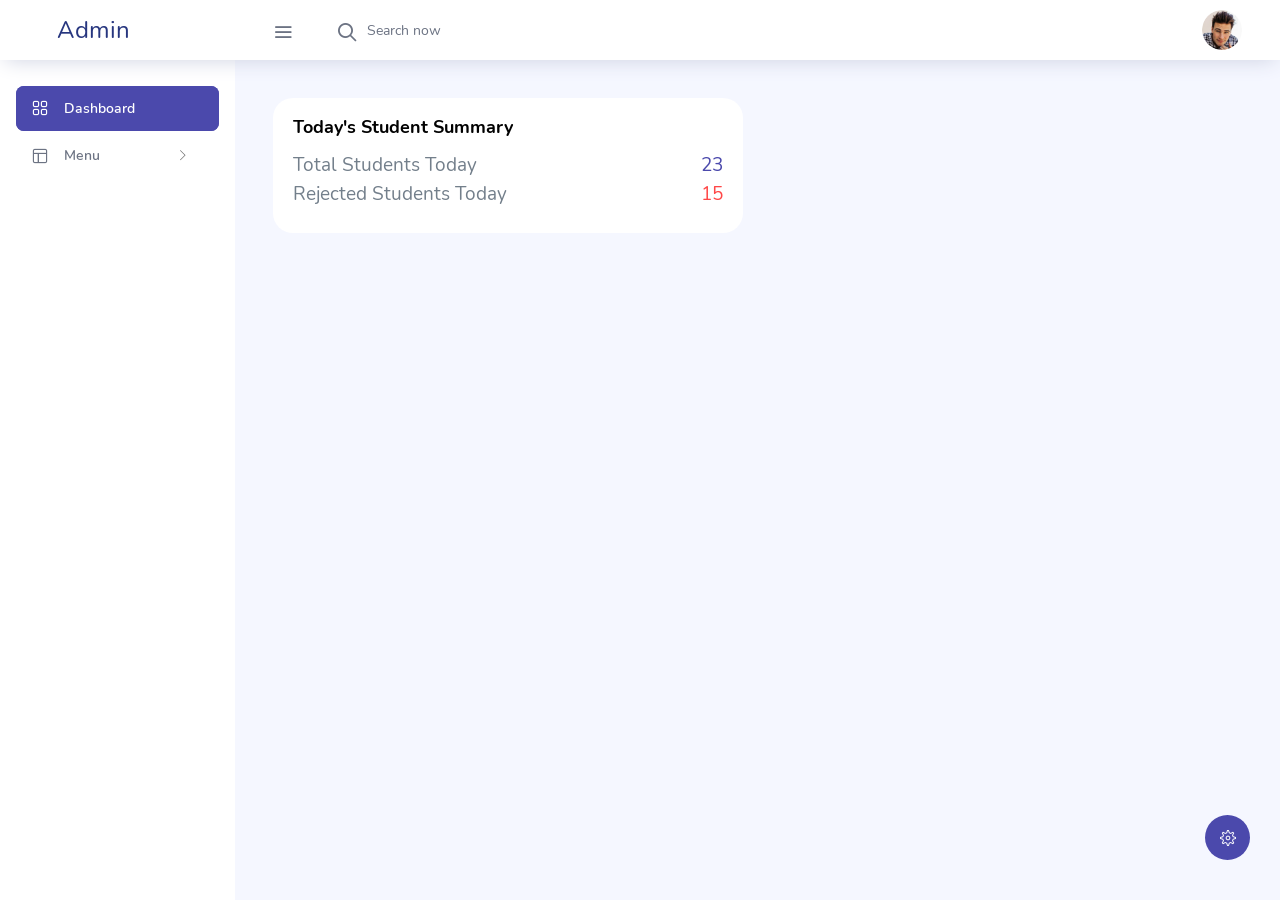
<file: admin/index.html>
<!DOCTYPE html>
<html lang="en">

<head>
  <!-- Required meta tags -->
  <meta charset="utf-8">
  <meta name="viewport" content="width=device-width, initial-scale=1, shrink-to-fit=no">
  <title>Admin</title>
  <!-- plugins:css -->
  <link rel="stylesheet" href="vendors/feather/feather.css">
  <link rel="stylesheet" href="vendors/ti-icons/css/themify-icons.css">
  <link rel="stylesheet" href="vendors/css/vendor.bundle.base.css">
  <!-- endinject -->
  <!-- Plugin css for this page -->
  <link rel="stylesheet" href="vendors/datatables.net-bs4/dataTables.bootstrap4.css">
  <link rel="stylesheet" href="vendors/ti-icons/css/themify-icons.css">
  <link rel="stylesheet" type="text/css" href="js/select.dataTables.min.css">
  <!-- End plugin css for this page -->
  <!-- inject:css -->
  <link rel="stylesheet" href="css/vertical-layout-light/style.css">
  <!-- endinject -->
  <link rel="shortcut icon" href="images/favicon.png" />
</head>

<body>
  <div class="container-scroller">
    <!-- partial:partials/_navbar.html -->
    <nav class="navbar col-lg-12 col-12 p-0 fixed-top d-flex flex-row">
      <div class="text-center navbar-brand-wrapper d-flex align-items-center justify-content-center">
        <a class="navbar-brand brand-logo mr-5" href="index.html">Admin</a>
        <a class="navbar-brand brand-logo-mini" href="index.html">Admin</a>
      </div>
      <div class="navbar-menu-wrapper d-flex align-items-center justify-content-end">
        <button class="navbar-toggler navbar-toggler align-self-center" type="button" data-toggle="minimize">
          <span class="icon-menu"></span>
        </button>
        <ul class="navbar-nav mr-lg-2">
          <li class="nav-item nav-search d-none d-lg-block">
            <div class="input-group">
              <div class="input-group-prepend hover-cursor" id="navbar-search-icon">
                <span class="input-group-text" id="search">
                  <i class="icon-search"></i>
                </span>
              </div>
              <input type="text" class="form-control" id="navbar-search-input" placeholder="Search now" aria-label="search" aria-describedby="search">
            </div>
          </li>
        </ul>
        <ul class="navbar-nav navbar-nav-right">
          
          <li class="nav-item nav-profile dropdown">
            <a class="nav-link dropdown-toggle" href="#" data-toggle="dropdown" id="profileDropdown">
              <img src="images/faces/face28.jpg" alt="profile"/>
            </a>
            <div class="dropdown-menu dropdown-menu-right navbar-dropdown" aria-labelledby="profileDropdown">
              <a href="pages/ui-features/typography.html" class="dropdown-item"> 
                <i class="ti-settings text-primary"></i>
                Settings
              </a>
              <a onclick="Logout()" class="dropdown-item">
                <i class="ti-power-off text-primary"></i>
                Logout
              </a>
            </div>
          </li>
        
        </ul>
        <button class="navbar-toggler navbar-toggler-right d-lg-none align-self-center" type="button" data-toggle="offcanvas">
          <span class="icon-menu"></span>
        </button>
      </div>
    </nav>
    <!-- partial -->
    <div class="container-fluid page-body-wrapper">
      <!-- partial:partials/_settings-panel.html -->
      <div class="theme-setting-wrapper">
        <div id="settings-trigger"><i class="ti-settings"></i></div>
        <div id="theme-settings" class="settings-panel">
          <i class="settings-close ti-close"></i>
          <p class="settings-heading">SIDEBAR SKINS</p>
          <div class="sidebar-bg-options selected" id="sidebar-light-theme"><div class="img-ss rounded-circle bg-light border mr-3"></div>Light</div>
          <div class="sidebar-bg-options" id="sidebar-dark-theme"><div class="img-ss rounded-circle bg-dark border mr-3"></div>Dark</div>
          <p class="settings-heading mt-2">HEADER SKINS</p>
          <div class="color-tiles mx-0 px-4">
            <div class="tiles success"></div>
            <div class="tiles warning"></div>
            <div class="tiles danger"></div>
            <div class="tiles info"></div>
            <div class="tiles dark"></div>
            <div class="tiles default"></div>
          </div>
        </div>
      </div>
      
      <!-- partial -->
      <!-- partial:partials/_sidebar.html -->
      <nav class="sidebar sidebar-offcanvas" id="sidebar">
        <ul class="nav">
          <li class="nav-item">
            <a class="nav-link" href="index.html">
              <i class="icon-grid menu-icon"></i>
              <span class="menu-title">Dashboard</span>
            </a>
          </li>
          <li class="nav-item">
            <a class="nav-link" data-toggle="collapse" href="#ui-basic" aria-expanded="false" aria-controls="ui-basic">
              <i class="icon-layout menu-icon"></i>
              <span class="menu-title">Menu</span>
              <i class="menu-arrow"></i>
            </a>
            <div class="collapse" id="ui-basic">
              <ul class="nav flex-column sub-menu">
                <li class="nav-item"> <a class="nav-link" href="pages/ui-features/buttons.html">Notifications</a></li>
                <li class="nav-item"> <a class="nav-link" href="pages/ui-features/dropdowns.html">Manage Logs</a></li>
                <li class="nav-item"> <a class="nav-link" href="pages/ui-features/typography.html">Account Settings</a></li>
              </ul>
            </div>
          </li>
     
            <div class="collapse" id="auth">
              <ul class="nav flex-column sub-menu">
                <li class="nav-item"> <a class="nav-link" href="pages/samples/login.html"> Login </a></li>
                <li class="nav-item"> <a class="nav-link" href="pages/samples/register.html"> Register </a></li>
              </ul>
            </div>
        
       
       
        </ul>
      </nav>
      <!-- partial -->
      <div class="main-panel">
        <div class="content-wrapper">
          <div class="row">
            <div class="col-md-6 grid-margin stretch-card">
              <div class="card">
                <div class="card-body">
                  <h4 class="card-title">Today's Student Summary</h4>
                  <div class="d-flex justify-content-between">
                    <p style="font-size: larger;" class="text-muted">Total Students Today</p>
                    <p style="font-size: larger;" class="text-primary" id="total-students-today">23</p>
                  </div>
                  <div class="d-flex justify-content-between">
                    <p style="font-size: larger;" class="text-muted">Rejected Students Today</p>
                    <p style="font-size: larger;" class="text-danger" id="rejected-students-today">15</p>
                  </div>
                </div>
              </div>
        <!-- content-wrapper ends -->
        <!-- partial:partials/_footer.html -->
        
        <!-- partial -->
      </div>
      <!-- main-panel ends -->
    </div>
    <!-- page-body-wrapper ends -->
  </div>
  <!-- container-scroller -->

  <!-- plugins:js -->
  <script src="vendors/js/vendor.bundle.base.js"></script>
  <!-- endinject -->
  <!-- Plugin js for this page -->
  <script src="vendors/chart.js/Chart.min.js"></script>
  <script src="vendors/datatables.net/jquery.dataTables.js"></script>
  <script src="vendors/datatables.net-bs4/dataTables.bootstrap4.js"></script>
  <script src="js/dataTables.select.min.js"></script>

  <!-- End plugin js for this page -->
  <!-- inject:js -->
  <script src="js/off-canvas.js"></script>
  <script src="js/hoverable-collapse.js"></script>
  <script src="js/template.js"></script>
  <script src="js/settings.js"></script>
  <script src="js/todolist.js"></script>
  <!-- endinject -->
  <!-- Custom js for this page-->
  <script src="js/dashboard.js"></script>
  <script src="js/Chart.roundedBarCharts.js"></script>
  <script >
    function Logout(){
      sessionStorage.clear();
      window.location.href = '/admin/Login.php'; 
    }
  </script>
  <!-- End custom js for this page-->
</body>

</html>
</file>
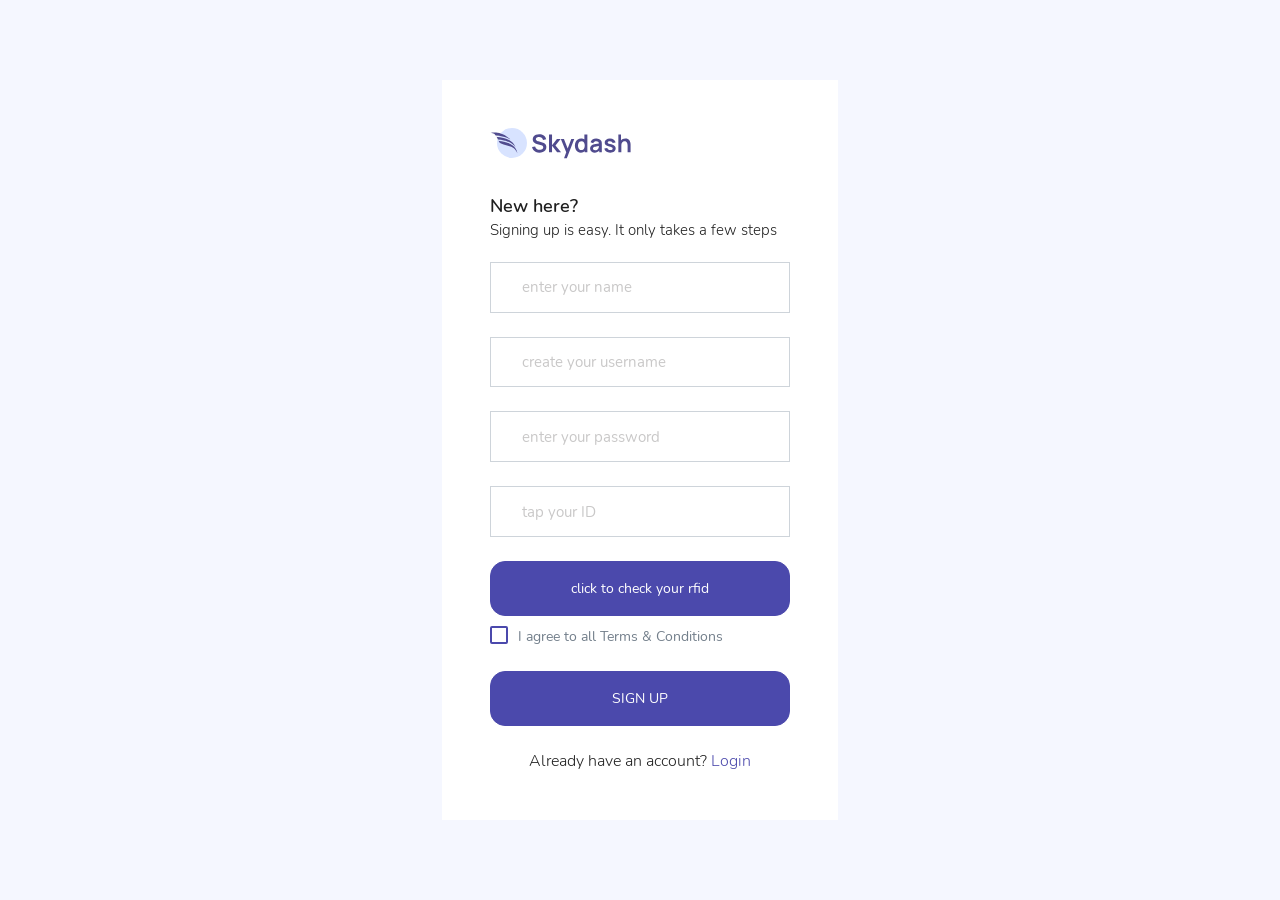
<file: admin/register.html>
<!DOCTYPE html>
<html lang="en">

<head>
  <!-- Required meta tags -->
  <meta charset="utf-8">
  <meta name="viewport" content="width=device-width, initial-scale=1, shrink-to-fit=no">
  <title>Skydash Admin</title>
  <!-- plugins:css -->

  <link rel="stylesheet" href="./vendors/feather/feather.css">
  <link rel="stylesheet" href="./vendors/ti-icons/css/themify-icons.css">
  <link rel="stylesheet" href="./vendors/css/vendor.bundle.base.css">
  <!-- endinject -->
  <!-- Plugin css for this page -->
  <!-- End plugin css for this page -->
  <!-- inject:css -->
  <link rel="stylesheet" href="./css/vertical-layout-light/style.css">
  <!-- endinject -->
  <link rel="shortcut icon" href="./images/favicon.png" />
</head>

<body>
  <div class="container-scroller">
    <div class="container-fluid page-body-wrapper full-page-wrapper">
      <div class="content-wrapper d-flex align-items-center auth px-0">
        <div class="row w-100 mx-0">
          <div class="col-lg-4 mx-auto">
            <div class="auth-form-light text-left py-5 px-4 px-sm-5">
              <div class="brand-logo">
                <img src="./images/logo.svg" alt="logo">
              </div>
              <h4>New here?</h4>
              <h6 class="font-weight-light">Signing up is easy. It only takes a few steps</h6>
              <form class="pt-3">

                <!-- name -->
                <div class="form-group">
                  <input type="text" class="form-control form-control-lg" id="name" placeholder="enter your name">
                </div>

                <!-- username -->
                <div class="form-group">
                  <input type="text" class="form-control form-control-lg" id="username" placeholder="create your username">
                </div>
                
                <!-- password -->
                <div class="form-group">
                  <input type="password" class="form-control form-control-lg" id="password" placeholder="enter your password">
                </div>

                <!-- rfid -->
                <div class="form-group">
                  <input type="password" class="form-control form-control-lg" id="rfid" placeholder="tap your ID">
                </div>

                <div class="mt-3">
                  <a class="btn btn-block btn-primary font-weight-medium auth-form-btn">click to check your rfid</a>
                </div>

                <div class="mb-4">
                  <div class="form-check">
                    <label class="form-check-label text-muted">
                      <input type="checkbox" class="form-check-input">
                      I agree to all Terms & Conditions
                    </label>
                  </div>
                </div>

                <!-- create button -->
                <div class="mt-3">
                  <a class="btn btn-block btn-primary btn-lg font-weight-medium auth-form-btn" onclick="create_account()">SIGN UP</a>
                </div>

                <!-- back to login form -->
                <div class="text-center mt-4 font-weight-light">
                  Already have an account? <a href="/admin/Login.php" class="text-primary">Login</a>
                </div>
              </form>
            </div>
          </div>
        </div>
      </div>
      <!-- content-wrapper ends -->
    </div>
    <!-- page-body-wrapper ends -->
  </div>
  <!-- container-scroller -->
  <!-- plugins:js -->
  <script src="../EnvSecret.js"></script>
  <script src="./vendors/js/vendor.bundle.base.js"></script>
  <!-- endinject -->
  <!-- Plugin js for this page -->
  <!-- End plugin js for this page -->
  <!-- inject:js -->
  <script src="./js/off-canvas.js"></script>
  <script src="./js/hoverable-collapse.js"></script>
  <script src="./js/template.js"></script>
  <script src="./js/settings.js"></script>
  <script src="./js/todolist.js"></script>
  <script>
    async function create_account(){

      var name = document.getElementById("name").value;
      var username = document.getElementById("username").value;
      var password = document.getElementById("password").value;
      var uid = document.getElementById("rfid").value;

      try {
          const response = await fetch(mySecrets().api + "/create_account", {
            method: 'POST',
            headers: {
                'Content-Type': 'application/json',
                'Authorization': mySecrets().secret
            },
            body: JSON.stringify({
              uid: uid,
              name: name,
              username: username,
              password: password
            })
        });

        if (response.ok) {
          
          const data = await response.json();
          alert(data)
          window.location.href = 'facial-register.html'; 
        }

        const data = await response.json();
        alert(data)
        location.reload()
     
    } catch (error) {
        console.error('There was a problem with the fetch operation:', error);
    }
    }
  </script>
  <!-- endinject -->
</body>

</html>
</file>
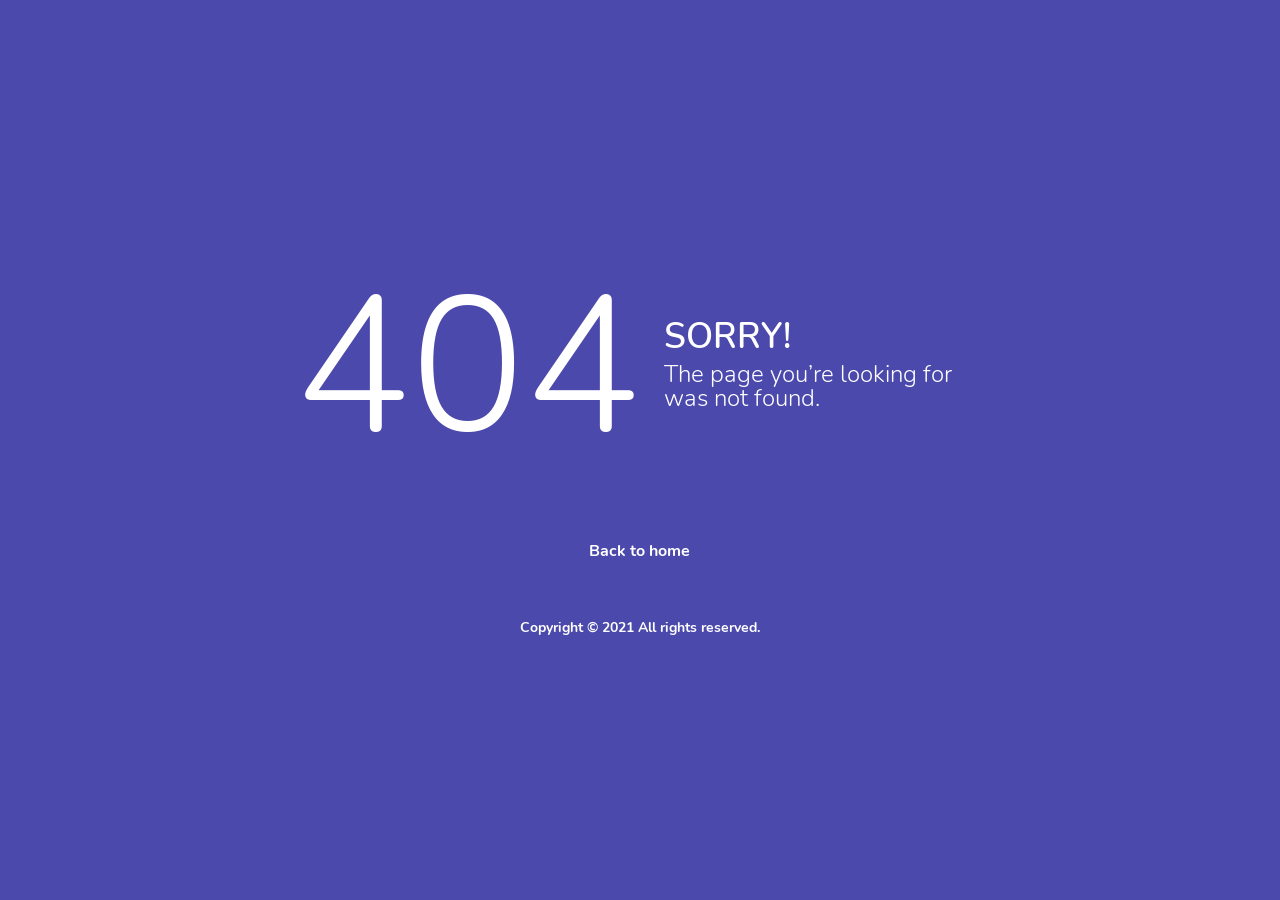
<file: admin/pages/samples/error-404.html>
<!DOCTYPE html>
<html lang="en">

<head>
  <!-- Required meta tags -->
  <meta charset="utf-8">
  <meta name="viewport" content="width=device-width, initial-scale=1, shrink-to-fit=no">
  <title>Skydash Admin</title>
  <!-- plugins:css -->
  <link rel="stylesheet" href="../../vendors/feather/feather.css">
  <link rel="stylesheet" href="../../vendors/ti-icons/css/themify-icons.css">
  <link rel="stylesheet" href="../../vendors/css/vendor.bundle.base.css">
  <!-- endinject -->
  <!-- Plugin css for this page -->
  <!-- End plugin css for this page -->
  <!-- inject:css -->
  <link rel="stylesheet" href="../../css/vertical-layout-light/style.css">
  <!-- endinject -->
  <link rel="shortcut icon" href="../../images/favicon.png" />
</head>

<body>
  <div class="container-scroller">
    <div class="container-fluid page-body-wrapper full-page-wrapper">
      <div class="content-wrapper d-flex align-items-center text-center error-page bg-primary">
        <div class="row flex-grow">
          <div class="col-lg-7 mx-auto text-white">
            <div class="row align-items-center d-flex flex-row">
              <div class="col-lg-6 text-lg-right pr-lg-4">
                <h1 class="display-1 mb-0">404</h1>
              </div>
              <div class="col-lg-6 error-page-divider text-lg-left pl-lg-4">
                <h2>SORRY!</h2>
                <h3 class="font-weight-light">The page you’re looking for was not found.</h3>
              </div>
            </div>
            <div class="row mt-5">
              <div class="col-12 text-center mt-xl-2">
                <a class="text-white font-weight-medium" href="../../index.html">Back to home</a>
              </div>
            </div>
            <div class="row mt-5">
              <div class="col-12 mt-xl-2">
                <p class="text-white font-weight-medium text-center">Copyright &copy; 2021  All rights reserved.</p>
              </div>
            </div>
          </div>
        </div>
      </div>
      <!-- content-wrapper ends -->
    </div>
    <!-- page-body-wrapper ends -->
  </div>
  <!-- container-scroller -->
  <!-- plugins:js -->
  <script src="../../vendors/js/vendor.bundle.base.js"></script>
  <!-- endinject -->
  <!-- Plugin js for this page -->
  <!-- End plugin js for this page -->
  <!-- inject:js -->
  <script src="../../js/off-canvas.js"></script>
  <script src="../../js/hoverable-collapse.js"></script>
  <script src="../../js/template.js"></script>
  <script src="../../js/settings.js"></script>
  <script src="../../js/todolist.js"></script>
  <!-- endinject -->
</body>

</html>
</file>
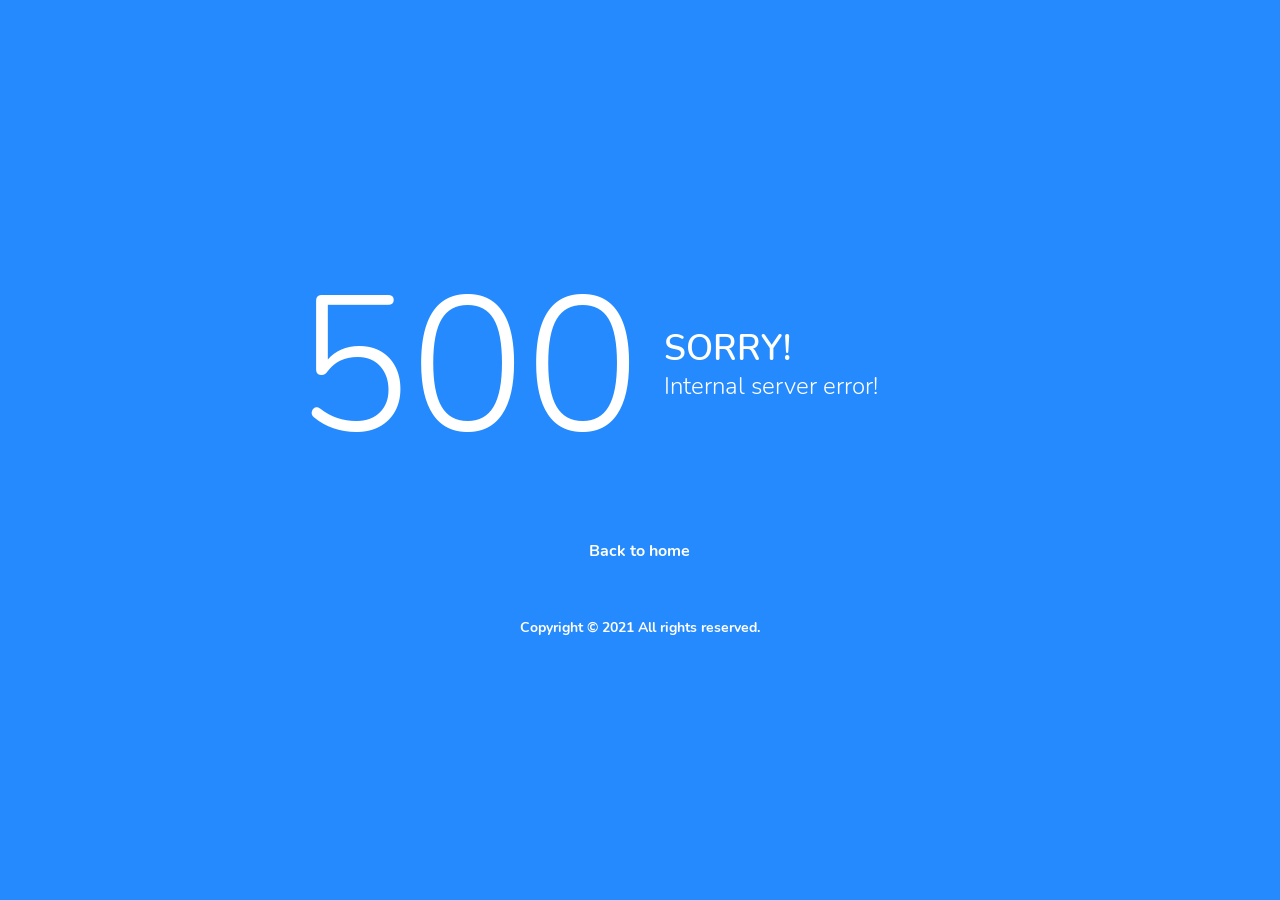
<file: admin/pages/samples/error-500.html>
<!DOCTYPE html>
<html lang="en">

<head>
  <!-- Required meta tags -->
  <meta charset="utf-8">
  <meta name="viewport" content="width=device-width, initial-scale=1, shrink-to-fit=no">
  <title>Skydash Admin</title>
  <!-- plugins:css -->
  <link rel="stylesheet" href="../../vendors/feather/feather.css">
  <link rel="stylesheet" href="../../vendors/ti-icons/css/themify-icons.css">
  <link rel="stylesheet" href="../../vendors/css/vendor.bundle.base.css">
  <!-- endinject -->
  <!-- Plugin css for this page -->
  <!-- End plugin css for this page -->
  <!-- inject:css -->
  <link rel="stylesheet" href="../../css/vertical-layout-light/style.css">
  <!-- endinject -->
  <link rel="shortcut icon" href="../../images/favicon.png" />
</head>

<body>
  <div class="container-scroller">
    <div class="container-fluid page-body-wrapper full-page-wrapper">
      <div class="content-wrapper d-flex align-items-center text-center error-page bg-info">
        <div class="row flex-grow">
          <div class="col-lg-7 mx-auto text-white">
            <div class="row align-items-center d-flex flex-row">
              <div class="col-lg-6 text-lg-right pr-lg-4">
                <h1 class="display-1 mb-0">500</h1>
              </div>
              <div class="col-lg-6 error-page-divider text-lg-left pl-lg-4">
                <h2>SORRY!</h2>
                <h3 class="font-weight-light">Internal server error!</h3>
              </div>
            </div>
            <div class="row mt-5">
              <div class="col-12 text-center mt-xl-2">
                <a class="text-white font-weight-medium" href="../../index.html">Back to home</a>
              </div>
            </div>
            <div class="row mt-5">
              <div class="col-12 mt-xl-2">
                <p class="text-white font-weight-medium text-center">Copyright &copy; 2021  All rights reserved.</p>
              </div>
            </div>
          </div>
        </div>
      </div>
      <!-- content-wrapper ends -->
    </div>
    <!-- page-body-wrapper ends -->
  </div>
  <!-- container-scroller -->
  <!-- plugins:js -->
  <script src="../../vendors/js/vendor.bundle.base.js"></script>
  <!-- endinject -->
  <!-- Plugin js for this page -->
  <!-- End plugin js for this page -->
  <!-- inject:js -->
  <script src="../../js/off-canvas.js"></script>
  <script src="../../js/hoverable-collapse.js"></script>
  <script src="../../js/template.js"></script>
  <script src="../../js/settings.js"></script>
  <script src="../../js/todolist.js"></script>
  <!-- endinject -->
</body>

</html>
</file>
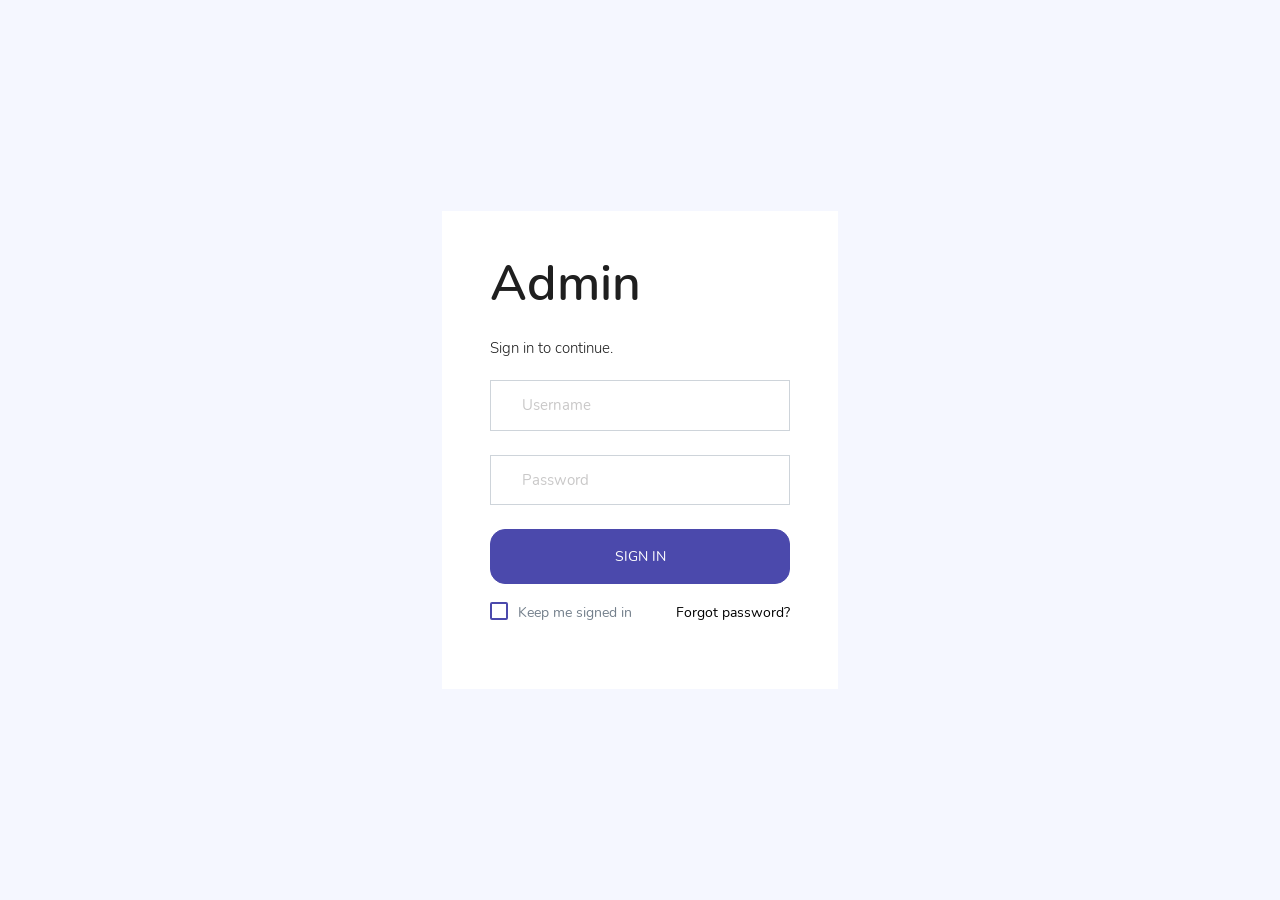
<file: admin/pages/samples/login.html>
<!DOCTYPE html>
<html lang="en">

<head>
  <!-- Required meta tags -->
  <meta charset="utf-8">
  <meta name="viewport" content="width=device-width, initial-scale=1, shrink-to-fit=no">
  <title>Admin</title>
  <!-- plugins:css -->
  <link rel="stylesheet" href="../../vendors/feather/feather.css">
  <link rel="stylesheet" href="../../vendors/ti-icons/css/themify-icons.css">
  <link rel="stylesheet" href="../../vendors/css/vendor.bundle.base.css">
  <!-- endinject -->
  <!-- Plugin css for this page -->
  <!-- End plugin css for this page -->
  <!-- inject:css -->
  <link rel="stylesheet" href="../../css/vertical-layout-light/style.css">
  <!-- endinject -->
  <link rel="shortcut icon" href="../../images/favicon.png" />
</head>

<body>
  <div class="container-scroller">
    <div class="container-fluid page-body-wrapper full-page-wrapper">
      <div class="content-wrapper d-flex align-items-center auth px-0">
        <div class="row w-100 mx-0">
          <div class="col-lg-4 mx-auto">
            <div class="auth-form-light text-left py-5 px-4 px-sm-5">
              <div class="brand-logo">
                <h1>Admin</h1>
              </div>
             
              <h6 class="font-weight-light">Sign in to continue.</h6>
              <form class="pt-3">
                <div class="form-group">
                  <input type="email" class="form-control form-control-lg" id="exampleInputEmail1" placeholder="Username">
                </div>
                <div class="form-group">
                  <input type="password" class="form-control form-control-lg" id="exampleInputPassword1" placeholder="Password">
                </div>
                <div class="mt-3">
                  <a class="btn btn-block btn-primary btn-lg font-weight-medium auth-form-btn" href="../../index.html">SIGN IN</a>
                </div>
                <div class="my-2 d-flex justify-content-between align-items-center">
                  <div class="form-check">
                    <label class="form-check-label text-muted">
                      <input type="checkbox" class="form-check-input">
                      Keep me signed in
                    </label>
                  </div>
                  <a href="#" class="auth-link text-black">Forgot password?</a>
                </div>
               
              
              </form>
            </div>
          </div>
        </div>
      </div>
      <!-- content-wrapper ends -->
    </div>
    <!-- page-body-wrapper ends -->
  </div>
  <!-- container-scroller -->
  <!-- plugins:js -->
  <script src="../../vendors/js/vendor.bundle.base.js"></script>
  <!-- endinject -->
  <!-- Plugin js for this page -->
  <!-- End plugin js for this page -->
  <!-- inject:js -->
  <script src="../../js/off-canvas.js"></script>
  <script src="../../js/hoverable-collapse.js"></script>
  <script src="../../js/template.js"></script>
  <script src="../../js/settings.js"></script>
  <script src="../../js/todolist.js"></script>
  <!-- endinject -->
</body>

</html>
</file>
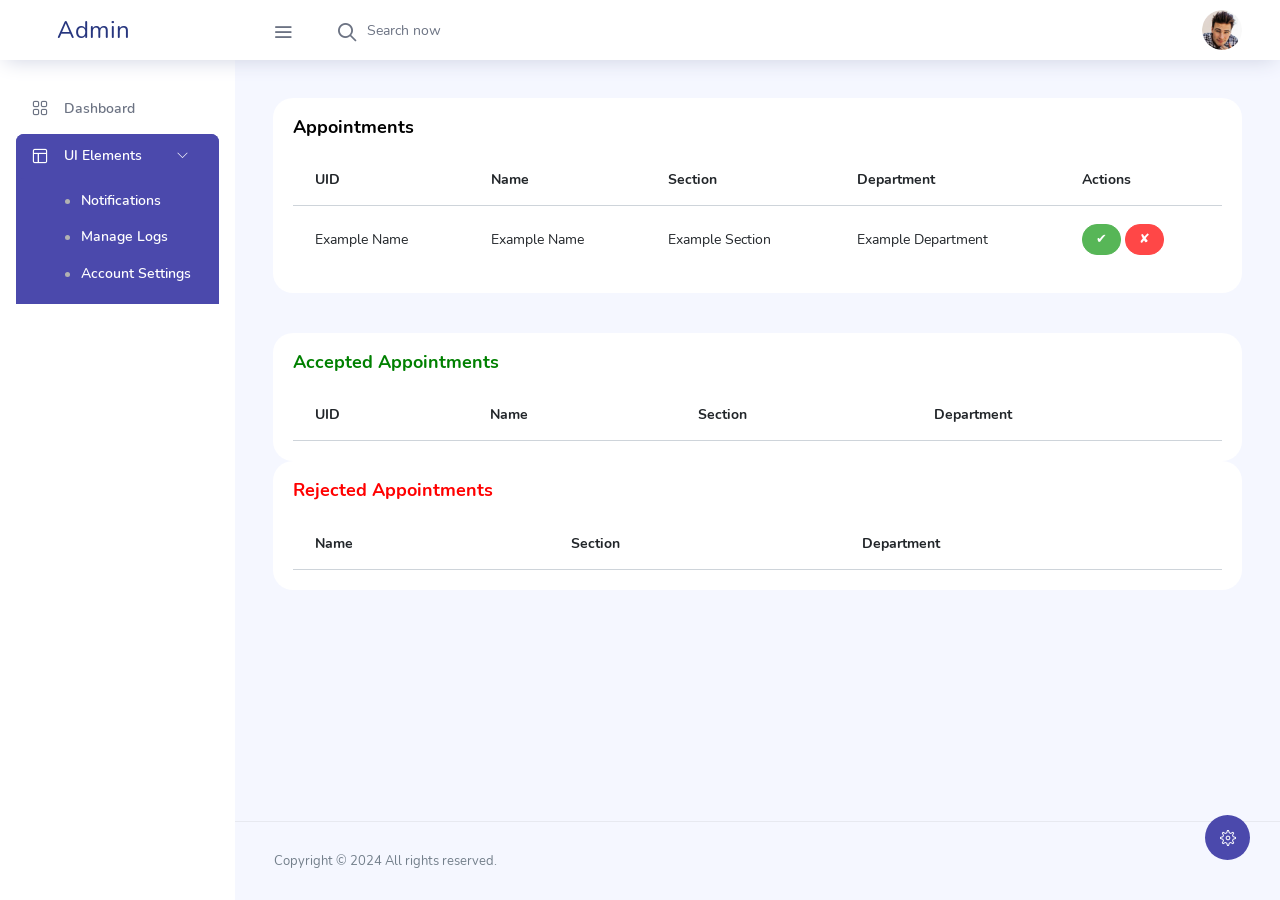
<file: admin/pages/ui-features/buttons.html>
<!DOCTYPE html>
<html lang="en">

<head>
  <!-- Required meta tags -->
  <meta charset="utf-8">
  <meta name="viewport" content="width=device-width, initial-scale=1, shrink-to-fit=no">
  <title>Admin</title>
  <!-- plugins:css -->
  <link rel="stylesheet" href="../../vendors/feather/feather.css">
  <link rel="stylesheet" href="../../vendors/ti-icons/css/themify-icons.css">
  <link rel="stylesheet" href="../../vendors/css/vendor.bundle.base.css">
  <!-- endinject -->
  <!-- Plugin css for this page -->
  <link rel="stylesheet" href="../../vendors/datatables.net-bs4/dataTables.bootstrap4.css">
  <link rel="stylesheet" href="../../vendors/ti-icons/css/themify-icons.css">
  <link rel="stylesheet" type="text/css" href="../../js/select.dataTables.min.css">
  <!-- End plugin css for this page -->
  <!-- inject:css -->
  <link rel="stylesheet" href="../../css/vertical-layout-light/style.css">
  <!-- endinject -->
  <link rel="shortcut icon" href="../../images/favicon.png" />
</head>
<body>
  <div class="container-scroller">
    <!-- partial:partials/_navbar.html -->
    <nav class="navbar col-lg-12 col-12 p-0 fixed-top d-flex flex-row">
      <div class="text-center navbar-brand-wrapper d-flex align-items-center justify-content-center">
        <a class="navbar-brand brand-logo mr-5" href="../../index.html">Admin</a>
        <a class="navbar-brand brand-logo-mini" href="../../index.html">Admin</a>
      </div>
      <div class="navbar-menu-wrapper d-flex align-items-center justify-content-end">
        <button class="navbar-toggler navbar-toggler align-self-center" type="button" data-toggle="minimize">
          <span class="icon-menu"></span>
        </button>
        <ul class="navbar-nav mr-lg-2">
          <li class="nav-item nav-search d-none d-lg-block">
            <div class="input-group">
              <div class="input-group-prepend hover-cursor" id="navbar-search-icon">
                <span class="input-group-text" id="search">
                  <i class="icon-search"></i>
                </span>
              </div>
              <input type="text" class="form-control" id="navbar-search-input" placeholder="Search now" aria-label="search" aria-describedby="search">
            </div>
          </li>
        </ul>
        <ul class="navbar-nav navbar-nav-right">
          
          <li class="nav-item nav-profile dropdown">
            <a class="nav-link dropdown-toggle" href="#" data-toggle="dropdown" id="profileDropdown">
              <img src="../../images/faces/face28.jpg" alt="profile"/>
            </a>
            <div class="dropdown-menu dropdown-menu-right navbar-dropdown" aria-labelledby="profileDropdown">
              <a href="typography.html" class="dropdown-item">
                <i class="ti-settings text-primary"></i>
                Settings
              </a>
              <a onclick="Logout()" class="dropdown-item">
                <i class="ti-power-off text-primary"></i>
                Logout
              </a>
            </div>
          </li>
        
        </ul>
        <button class="navbar-toggler navbar-toggler-right d-lg-none align-self-center" type="button" data-toggle="offcanvas">
          <span class="icon-menu"></span>
        </button>
      </div>
    </nav>
    <!-- partial -->
    <div class="container-fluid page-body-wrapper">
      <!-- partial:partials/_settings-panel.html -->
      <div class="theme-setting-wrapper">
        <div id="settings-trigger"><i class="ti-settings"></i></div>
        <div id="theme-settings" class="settings-panel">
          <i class="settings-close ti-close"></i>
          <p class="settings-heading">SIDEBAR SKINS</p>
          <div class="sidebar-bg-options selected" id="sidebar-light-theme"><div class="img-ss rounded-circle bg-light border mr-3"></div>Light</div>
          <div class="sidebar-bg-options" id="sidebar-dark-theme"><div class="img-ss rounded-circle bg-dark border mr-3"></div>Dark</div>
          <p class="settings-heading mt-2">HEADER SKINS</p>
          <div class="color-tiles mx-0 px-4">
            <div class="tiles success"></div>
            <div class="tiles warning"></div>
            <div class="tiles danger"></div>
            <div class="tiles info"></div>
            <div class="tiles dark"></div>
            <div class="tiles default"></div>
          </div>
        </div>
      </div>
      
      <!-- partial -->
      <!-- partial:partials/_sidebar.html -->
      <nav class="sidebar sidebar-offcanvas" id="sidebar">
        <ul class="nav">
          <li class="nav-item">
            <a class="nav-link" href="../../index.html">
              <i class="icon-grid menu-icon"></i>
              <span class="menu-title">Dashboard</span>
            </a>
          </li>
          <li class="nav-item">
            <a class="nav-link" data-toggle="collapse" href="#ui-basic" aria-expanded="false" aria-controls="ui-basic">
              <i class="icon-layout menu-icon"></i>
              <span class="menu-title">UI Elements</span>
              <i class="menu-arrow"></i>
            </a>
            <div class="collapse" id="ui-basic">
              <ul class="nav flex-column sub-menu">
                <li class="nav-item"> <a class="nav-link" href="../../pages/ui-features/buttons.html">Notifications</a></li>
                <li class="nav-item"> <a class="nav-link" href="../../pages/ui-features/dropdowns.html">Manage Logs</a></li>
                <li class="nav-item"> <a class="nav-link" href="../../pages/ui-features/typography.html">Account Settings</a></li>
              </ul>
            </div>
          </li>
          
          
        </ul>
      </nav>
      <!-- partial -->
      <div class="main-panel">
        <div class="content-wrapper">
          <div class="row">
            <div class="col-lg-12 grid-margin stretch-card">
              <div class="card">
                <div class="card-body">
                  <h4 class="card-title">Appointments</h4>
                  <div class="table-responsive">

                    <!-- PENDING APPOINTMENT  -->
                    <table class="table table-hover" id="pending">
                      <thead>
                        <tr>
                          <th>UID</th>
                          <th>Name</th>
                          <th>Section</th>
                          <th>Department</th>
                          <th>Actions</th>
                        </tr>
                      </thead>
                      <tbody id="tableBody">
                        <tr>
                          <td>Example Name</td>
                          <td>Example Name</td>
                          <td>Example Section</td>
                          <td>Example Department</td>
                          <td>
                            <button class="btn btn-success btn-sm" onclick="acceptAppointment(this);">✔</button>
                            <button class="btn btn-danger btn-sm" onclick="rejectAppointment(this);">✘</button>
                          </td>
                        </tr>
                        <!-- Additional rows here -->
                      </tbody>
                    </table>
                  </div>
                </div>
              </div>

              
            </div>
          </div>

          <div class="card">
            <div class="card-body">
              <h4 style="color: green;" class="card-title">Accepted Appointments</h4>
              <div class="table-responsive">
                <table class="table table-hover" id="accept">
                  <thead>
                    <tr>
                      <th>UID</th>
                      <th>Name</th>
                      <th>Section</th>
                      <th>Department</th>
                    </tr>
                  </thead>
                  <tbody id="tableBody">
         
                    <!-- Additional rows as needed -->
                  </tbody>
                </table>
              </div>
            </div>
          </div>
          
          <div class="card">
            <div class="card-body">
              <h4 style="color: red;" class="card-title">Rejected Appointments</h4>
              <div class="table-responsive">
                <table class="table table-hover" id="reject">
                  <thead>
                    <tr>
                      <th>Name</th>
                      <th>Section</th>
                      <th>Department</th>
                    </tr>
                  </thead>
                  <tbody id="tableBody">
      
                    <!-- Additional rows as needed -->
                  </tbody>
                </table>
              </div>
            </div>
          </div>
          
        </div>
        
        <!-- content-wrapper ends -->
        <!-- partial:partials/_footer.html -->
        <footer class="footer">
          <div class="d-sm-flex justify-content-center justify-content-sm-between">
            <span class="text-muted text-center text-sm-left d-block d-sm-inline-block">Copyright © 2024 <a href="#" target="_blank"></a>All rights reserved.</span>
           
          </div>
        </footer>
        <!-- partial -->
      </div>
      <!-- main-panel ends -->
    </div>
    <!-- page-body-wrapper ends -->
  </div>
  <!-- container-scroller -->

  <!-- plugins:js -->
  <script src="../../../EnvSecret.js"></script>
  <script src="../../Javascript/Notification.js"></script>

  <script src="../../vendors/js/vendor.bundle.base.js"></script>
  <!-- endinject -->
  <!-- Plugin js for this page -->
  <script src="../../vendors/chart.js/Chart.min.js"></script>
  <script src="../../vendors/datatables.net/jquery.dataTables.js"></script>
  <script src="../../vendors/datatables.net-bs4/dataTables.bootstrap4.js"></script>
  <script src="../../js/dataTables.select.min.js"></script>

  <!-- End plugin js for this page -->
  <!-- inject:js -->
  <script src="../../js/off-canvas.js"></script>
  <script src="../../js/hoverable-collapse.js"></script>
  <script src="../../js/template.js"></script>
  <script src="../../js/settings.js"></script>
  <script src="../../js/todolist.js"></script>
  <!-- endinject -->
  <!-- Custom js for this page-->
  <script src="../../js/dashboard.js"></script>
  <script src="../../js/Chart.roundedBarCharts.js"></script>
  <script >
    function Logout(){
      sessionStorage.clear();
      window.location.href = '/admin/Login.php'; 
    }
  </script>
  <!-- End custom js for this page-->
</body>

</html>
</file>
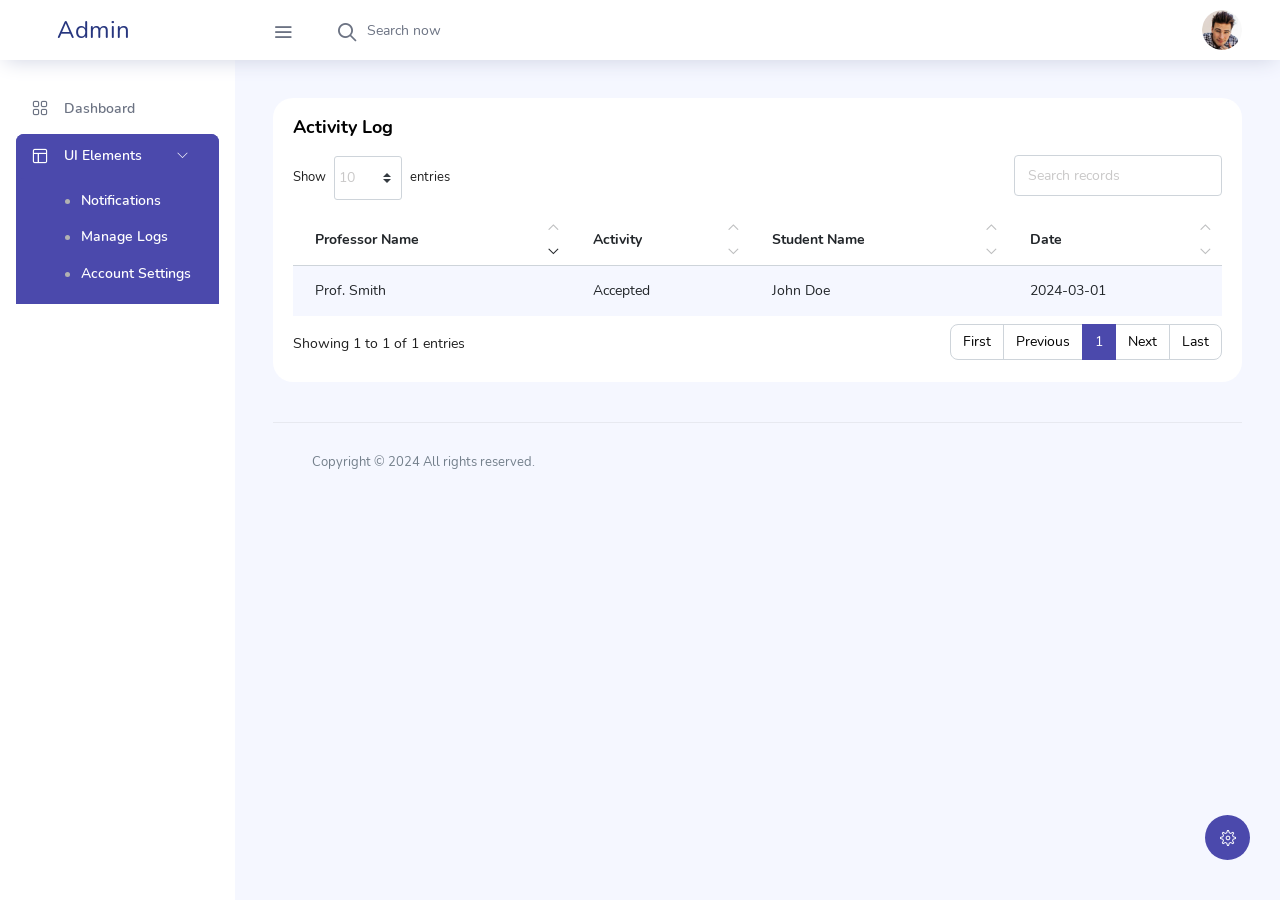
<file: admin/pages/ui-features/dropdowns.html>
<!DOCTYPE html>
<html lang="en">

<head>
  <!-- Required meta tags -->
  <meta charset="utf-8">
  <meta name="viewport" content="width=device-width, initial-scale=1, shrink-to-fit=no">
  <title>Admin</title>
  <!-- plugins:css -->
  <link rel="stylesheet" href="../../vendors/feather/feather.css">
  <link rel="stylesheet" href="../../vendors/ti-icons/css/themify-icons.css">
  <link rel="stylesheet" href="../../vendors/css/vendor.bundle.base.css">
  <!-- endinject -->
  <!-- Plugin css for this page -->
  <link rel="stylesheet" href="../../vendors/datatables.net-bs4/dataTables.bootstrap4.css">
  <link rel="stylesheet" href="../../vendors/ti-icons/css/themify-icons.css">
  <link rel="stylesheet" type="text/css" href="../../js/select.dataTables.min.css">
  <!-- End plugin css for this page -->
  <!-- inject:css -->
  <link rel="stylesheet" href="../../css/vertical-layout-light/style.css">
  <!-- endinject -->
  <link rel="shortcut icon" href="../../images/favicon.png" />
</head>
<body>
  <div class="container-scroller">
    <!-- partial:partials/_navbar.html -->
    <nav class="navbar col-lg-12 col-12 p-0 fixed-top d-flex flex-row">
      <div class="text-center navbar-brand-wrapper d-flex align-items-center justify-content-center">
        <a class="navbar-brand brand-logo mr-5" href="../../index.html">Admin</a>
        <a class="navbar-brand brand-logo-mini" href="../../index.html">Admin</a>
      </div>
      <div class="navbar-menu-wrapper d-flex align-items-center justify-content-end">
        <button class="navbar-toggler navbar-toggler align-self-center" type="button" data-toggle="minimize">
          <span class="icon-menu"></span>
        </button>
        <ul class="navbar-nav mr-lg-2">
          <li class="nav-item nav-search d-none d-lg-block">
            <div class="input-group">
              <div class="input-group-prepend hover-cursor" id="navbar-search-icon">
                <span class="input-group-text" id="search">
                  <i class="icon-search"></i>
                </span>
              </div>
              <input type="text" class="form-control" id="navbar-search-input" placeholder="Search now" aria-label="search" aria-describedby="search">
            </div>
          </li>
        </ul>
        <ul class="navbar-nav navbar-nav-right">
          
          <li class="nav-item nav-profile dropdown">
            <a class="nav-link dropdown-toggle" href="#" data-toggle="dropdown" id="profileDropdown">
              <img src="../../images/faces/face28.jpg" alt="profile"/>
            </a>
            <div class="dropdown-menu dropdown-menu-right navbar-dropdown" aria-labelledby="profileDropdown">
              <a href="typography.html" class="dropdown-item">
                <i class="ti-settings text-primary"></i>
                Settings
              </a>
              <a onclick="Logout()" class="dropdown-item">
                <i class="ti-power-off text-primary"></i>
                Logout
              </a>
            </div>
          </li>
        
        </ul>
        <button class="navbar-toggler navbar-toggler-right d-lg-none align-self-center" type="button" data-toggle="offcanvas">
          <span class="icon-menu"></span>
        </button>
      </div>
    </nav>
    <!-- partial -->
    <div class="container-fluid page-body-wrapper">
      <!-- partial:partials/_settings-panel.html -->
      <div class="theme-setting-wrapper">
        <div id="settings-trigger"><i class="ti-settings"></i></div>
        <div id="theme-settings" class="settings-panel">
          <i class="settings-close ti-close"></i>
          <p class="settings-heading">SIDEBAR SKINS</p>
          <div class="sidebar-bg-options selected" id="sidebar-light-theme"><div class="img-ss rounded-circle bg-light border mr-3"></div>Light</div>
          <div class="sidebar-bg-options" id="sidebar-dark-theme"><div class="img-ss rounded-circle bg-dark border mr-3"></div>Dark</div>
          <p class="settings-heading mt-2">HEADER SKINS</p>
          <div class="color-tiles mx-0 px-4">
            <div class="tiles success"></div>
            <div class="tiles warning"></div>
            <div class="tiles danger"></div>
            <div class="tiles info"></div>
            <div class="tiles dark"></div>
            <div class="tiles default"></div>
          </div>
        </div>
      </div>
      
      <!-- partial -->
      <!-- partial:partials/_sidebar.html -->
      <nav class="sidebar sidebar-offcanvas" id="sidebar">
        <ul class="nav">
          <li class="nav-item">
            <a class="nav-link" href="../../index.html">
              <i class="icon-grid menu-icon"></i>
              <span class="menu-title">Dashboard</span>
            </a>
          </li>
          <li class="nav-item">
            <a class="nav-link" data-toggle="collapse" href="#ui-basic" aria-expanded="false" aria-controls="ui-basic">
              <i class="icon-layout menu-icon"></i>
              <span class="menu-title">UI Elements</span>
              <i class="menu-arrow"></i>
            </a>
            <div class="collapse" id="ui-basic">
              <ul class="nav flex-column sub-menu">
                <li class="nav-item"> <a class="nav-link" href="../../pages/ui-features/buttons.html">Notifications</a></li>
                <li class="nav-item"> <a class="nav-link" href="../../pages/ui-features/dropdowns.html">Manage Logs</a></li>
                <li class="nav-item"> <a class="nav-link" href="../../pages/ui-features/typography.html">Account Settings</a></li>
              </ul>
            </div>
          </li>
          
          
        </ul>
      </nav>
      <!-- partial -->
      <div class="main-panel">
        <div class="content-wrapper">
          <div class="row">
            <div class="col-lg-12 grid-margin stretch-card">
              <div class="card">
                <div class="card-body">
                  <h4 class="card-title">Activity Log</h4>
                  <div class="table-responsive">
                    <table class="table table-striped" id="activityTable">
                      <thead>
                        <tr>
                          <th>Professor Name</th>
                          <th>Activity</th>
                          <th>Student Name</th>
                          <th>Date</th>
                        </tr>
                      </thead>
                      <tbody>
                        <tr>
                          <td>Prof. Smith</td>
                          <td>Accepted</td>
                          <td>John Doe</td>
                          <td>2024-03-01</td>
                        </tr>
                        <!-- Additional rows here -->
                      </tbody>
                    </table>
                  </div>
                </div>
              </div>
            </div>
          </div>
          
            
        <!-- content-wrapper ends -->
        <!-- partial:partials/_footer.html -->
        <footer class="footer">
          <div class="d-sm-flex justify-content-center justify-content-sm-between">
            <span class="text-muted text-center text-sm-left d-block d-sm-inline-block">Copyright © 2024 <a href="#" target="_blank"></a>All rights reserved.</span>
           
          </div>
        </footer>
        <!-- partial -->
      </div>
      <!-- main-panel ends -->
    </div>
    <!-- page-body-wrapper ends -->
  </div>
  <!-- container-scroller -->

  <!-- plugins:js -->
  <script src="../../vendors/js/vendor.bundle.base.js"></script>
  <!-- endinject -->
  <!-- Plugin js for this page -->
  <script src="../../vendors/chart.js/Chart.min.js"></script>
  <script src="../../vendors/datatables.net/jquery.dataTables.js"></script>
  <script src="../../vendors/datatables.net-bs4/dataTables.bootstrap4.js"></script>
  <script src="../../js/dataTables.select.min.js"></script>

  <!-- End plugin js for this page -->
  <!-- inject:js -->
  <script src="../../js/off-canvas.js"></script>
  <script src="../../js/hoverable-collapse.js"></script>
  <script src="../../js/template.js"></script>
  <script src="../../js/settings.js"></script>
  <script src="../../js/todolist.js"></script>
  <!-- endinject -->
  <!-- Custom js for this page-->
  <script src="../../js/dashboard.js"></script>
  <script src="../../js/Chart.roundedBarCharts.js"></script>
  <!-- End custom js for this page-->
</body>
<script>
  $(document).ready(function() {
    $('#activityTable').DataTable({
      "pagingType": "full_numbers",
      "lengthMenu": [
        [10, 25, 50, -1],
        [10, 25, 50, "All"]
      ],
      responsive: true,
      language: {
        search: "_INPUT_",
        searchPlaceholder: "Search records",
      }
    });
  });
  </script>

  <script >
    function Logout(){
      sessionStorage.clear();
      window.location.href = '/admin/Login.php'; 
    }
  </script>
  

</html>
</file>
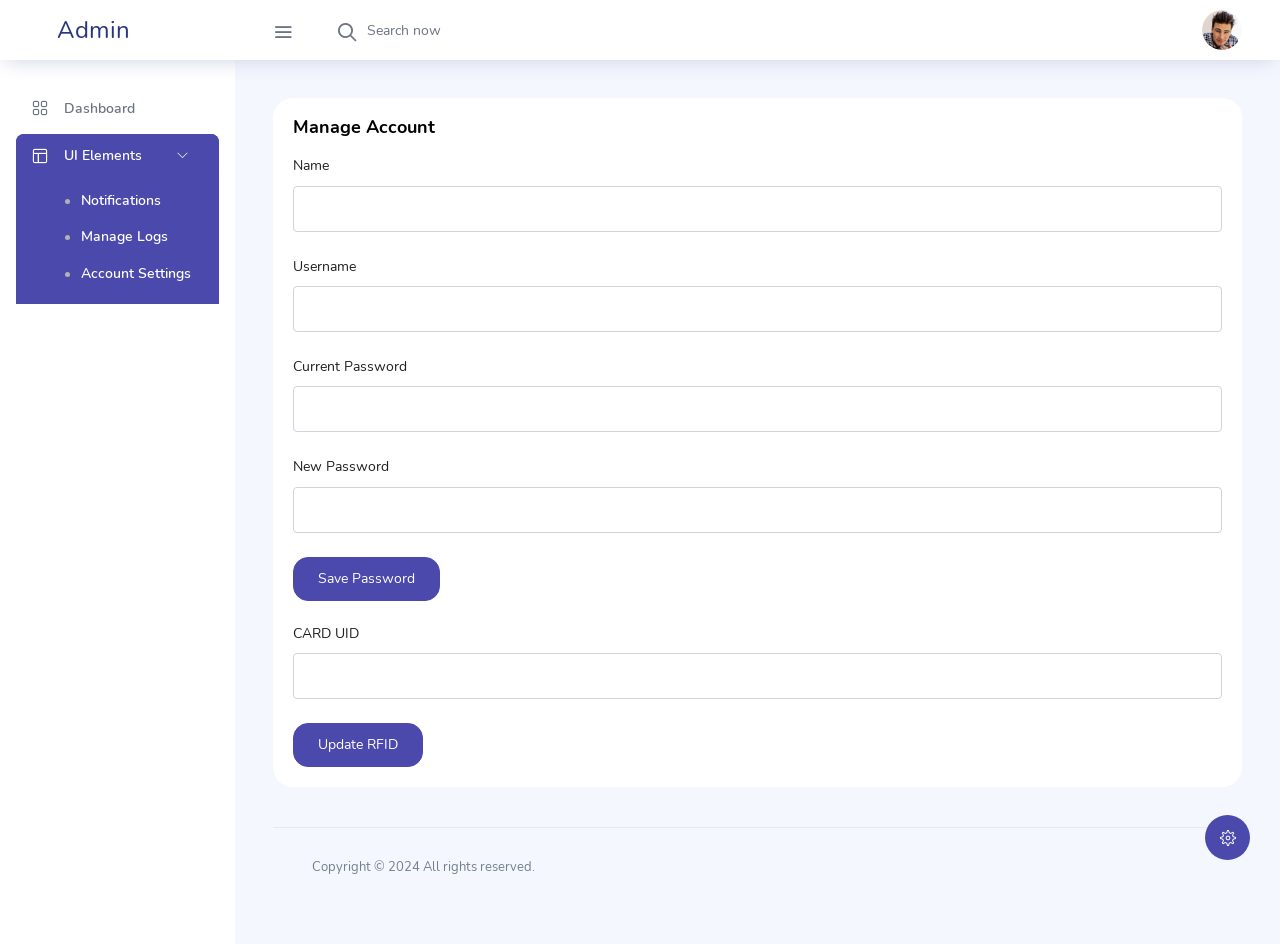
<file: admin/pages/ui-features/typography.html>
<!DOCTYPE html>
<html lang="en">

<head>
  <!-- Required meta tags -->
  <meta charset="utf-8">
  <meta name="viewport" content="width=device-width, initial-scale=1, shrink-to-fit=no">
  <title>Admin</title>
  <!-- plugins:css -->
  <link rel="stylesheet" href="../../vendors/feather/feather.css">
  <link rel="stylesheet" href="../../vendors/ti-icons/css/themify-icons.css">
  <link rel="stylesheet" href="../../vendors/css/vendor.bundle.base.css">
  <!-- endinject -->
  <!-- Plugin css for this page -->
  <link rel="stylesheet" href="../../vendors/datatables.net-bs4/dataTables.bootstrap4.css">
  <link rel="stylesheet" href="../../vendors/ti-icons/css/themify-icons.css">
  <link rel="stylesheet" type="text/css" href="../../js/select.dataTables.min.css">
  <!-- End plugin css for this page -->
  <!-- inject:css -->
  <link rel="stylesheet" href="../../css/vertical-layout-light/style.css">
  <!-- endinject -->
  <link rel="shortcut icon" href="../../images/favicon.png" />
</head>
<body>
  <div class="container-scroller">
    <!-- partial:partials/_navbar.html -->
    <nav class="navbar col-lg-12 col-12 p-0 fixed-top d-flex flex-row">
      <div class="text-center navbar-brand-wrapper d-flex align-items-center justify-content-center">
        <a class="navbar-brand brand-logo mr-5" href="../../index.html">Admin</a>
        <a class="navbar-brand brand-logo-mini" href="../../index.html">Admin</a>
      </div>
      <div class="navbar-menu-wrapper d-flex align-items-center justify-content-end">
        <button class="navbar-toggler navbar-toggler align-self-center" type="button" data-toggle="minimize">
          <span class="icon-menu"></span>
        </button>
        <ul class="navbar-nav mr-lg-2">
          <li class="nav-item nav-search d-none d-lg-block">
            <div class="input-group">
              <div class="input-group-prepend hover-cursor" id="navbar-search-icon">
                <span class="input-group-text" id="search">
                  <i class="icon-search"></i>
                </span>
              </div>
              <input type="text" class="form-control" id="navbar-search-input" placeholder="Search now" aria-label="search" aria-describedby="search">
            </div>
          </li>
        </ul>
        <ul class="navbar-nav navbar-nav-right">
          
          <li class="nav-item nav-profile dropdown">
            <a class="nav-link dropdown-toggle" href="#" data-toggle="dropdown" id="profileDropdown">
              <img src="../../images/faces/face28.jpg" alt="profile"/>
            </a>
            <div class="dropdown-menu dropdown-menu-right navbar-dropdown" aria-labelledby="profileDropdown">
              <a href="" class="dropdown-item">
                <i class="ti-settings text-primary"></i>
                Settings
              </a>
              <a onclick="Logout()" class="dropdown-item">
                <i class="ti-power-off text-primary"></i>
                Logout
              </a>
            </div>
          </li>
        
        </ul>
        <button class="navbar-toggler navbar-toggler-right d-lg-none align-self-center" type="button" data-toggle="offcanvas">
          <span class="icon-menu"></span>
        </button>
      </div>
    </nav>
    <!-- partial -->
    <div class="container-fluid page-body-wrapper">
      <!-- partial:partials/_settings-panel.html -->
      <div class="theme-setting-wrapper">
        <div id="settings-trigger"><i class="ti-settings"></i></div>
        <div id="theme-settings" class="settings-panel">
          <i class="settings-close ti-close"></i>
          <p class="settings-heading">SIDEBAR SKINS</p>
          <div class="sidebar-bg-options selected" id="sidebar-light-theme"><div class="img-ss rounded-circle bg-light border mr-3"></div>Light</div>
          <div class="sidebar-bg-options" id="sidebar-dark-theme"><div class="img-ss rounded-circle bg-dark border mr-3"></div>Dark</div>
          <p class="settings-heading mt-2">HEADER SKINS</p>
          <div class="color-tiles mx-0 px-4">
            <div class="tiles success"></div>
            <div class="tiles warning"></div>
            <div class="tiles danger"></div>
            <div class="tiles info"></div>
            <div class="tiles dark"></div>
            <div class="tiles default"></div>
          </div>
        </div>
      </div>
      
      <!-- partial -->
      <!-- partial:partials/_sidebar.html -->
      <nav class="sidebar sidebar-offcanvas" id="sidebar">
        <ul class="nav">
          <li class="nav-item">
            <a class="nav-link" href="../../index.html">
              <i class="icon-grid menu-icon"></i>
              <span class="menu-title">Dashboard</span>
            </a>
          </li>
          <li class="nav-item">
            <a class="nav-link" data-toggle="collapse" href="#ui-basic" aria-expanded="false" aria-controls="ui-basic">
              <i class="icon-layout menu-icon"></i>
              <span class="menu-title">UI Elements</span>
              <i class="menu-arrow"></i>
            </a>
            <div class="collapse" id="ui-basic">
              <ul class="nav flex-column sub-menu">
                <li class="nav-item"> <a class="nav-link" href="../../pages/ui-features/buttons.html">Notifications</a></li>
                <li class="nav-item"> <a class="nav-link" href="../../pages/ui-features/dropdowns.html">Manage Logs</a></li>
                <li class="nav-item"> <a class="nav-link" href="../../pages/ui-features/typography.html">Account Settings</a></li>
              </ul>
            </div>
          </li>
          
          
        </ul>
      </nav>
      <!-- partial -->
      <div class="main-panel">
        <div class="content-wrapper">
          <div class="row">
            <div class="col-md-12 grid-margin stretch-card">
              <div class="card">
                <div class="card-body">
                  <h4 class="card-title">Manage Account</h4>


                    <!-- Name -->
                    <div class="form-group">
                      <label for="username">Name</label>
                      <input type="text" class="form-control" id="name" name="name" required>
                    </div>

                    <!-- Username -->
                    <div class="form-group">
                      <label for="username">Username</label>
                      <input type="text" class="form-control" id="username" name="username" required>
                    </div>

                    <!-- Password -->
                    <div class="form-group">
                      <label for="cpassword">Current Password</label>
                      <input type="password" class="form-control" id="cpassword" name="cpassword" required>
                    </div>
                    <div class="form-group">
                      <label for="npassword">New Password</label>
                      <input type="password" class="form-control" id="npassword" name="npassword" required>
                    </div>
                    <button class="btn btn-primary" onclick="update_password()">Save Password</button>

                    <br/>
                    <br/>
        

                    <!-- CARD RFID -->
                    <div class="form-group">
                      <label for="npassword">CARD UID</label>
                      <input type="password" class="form-control" id="rfid" name="rfid" required>
                    </div>
                    <button  class="btn btn-primary">Update RFID</button>


   

                </div>
              </div>
            </div>
          </div>
        <!-- content-wrapper ends -->
        <!-- partial:partials/_footer.html -->
        <footer class="footer">
          <div class="d-sm-flex justify-content-center justify-content-sm-between">
            <span class="text-muted text-center text-sm-left d-block d-sm-inline-block">Copyright © 2024 <a href="#" target="_blank"></a>All rights reserved.</span>
           
          </div>
        </footer>
        <!-- partial -->
      </div>
      <!-- main-panel ends -->
    </div>
    <!-- page-body-wrapper ends -->
  </div>
  <!-- container-scroller -->
  <script src="../../../EnvSecret.js"></script>
  <script src="../../Javascript/AccountSettings.js"></script>
  <!-- plugins:js -->
  <script src="../../vendors/js/vendor.bundle.base.js"></script>
  <!-- endinject -->
  <!-- Plugin js for this page -->
  <script src="../../vendors/chart.js/Chart.min.js"></script>
  <script src="../../vendors/datatables.net/jquery.dataTables.js"></script>
  <script src="../../vendors/datatables.net-bs4/dataTables.bootstrap4.js"></script>
  <script src="../../js/dataTables.select.min.js"></script>

  <!-- End plugin js for this page -->
  <!-- inject:js -->
  <script src="../../js/off-canvas.js"></script>
  <script src="../../js/hoverable-collapse.js"></script>
  <script src="../../js/template.js"></script>
  <script src="../../js/settings.js"></script>
  <script src="../../js/todolist.js"></script>
  <!-- endinject -->
  <!-- Custom js for this page-->
  <script src="../../js/dashboard.js"></script>
  <script src="../../js/Chart.roundedBarCharts.js"></script>
  <script >
    function Logout(){
      sessionStorage.clear();
      window.location.href = '/admin/Login.php'; 
    }
  </script>

  <!-- End custom js for this page-->
</body>

</html>
</file>
<file: admin/vendors/feather/feather.css>
@charset "UTF-8";
 
@font-face {
  font-family: "feather";
  src:url("fonts/feather-webfont.eot");
  src:url("fonts/feather-webfont.eot?#iefix") format("embedded-opentype"),
    url("fonts/feather-webfont.woff") format("woff"),
    url("fonts/feather-webfont.ttf") format("truetype"),
    url("fonts/feather-webfont.svg#feather") format("svg");
  font-weight: normal;
  font-style: normal;
}

/* Character Mapping Method */
 
[data-icon]:before {
  display: inline-block;
  font-family: "feather";
  content: attr(data-icon);
  font-style: normal;
  font-weight: normal;
  font-variant: normal;
  text-transform: none;
  speak: none;
  line-height: 1;
  -webkit-font-smoothing: antialiased;
  -moz-osx-font-smoothing: grayscale;
}

/* CSS Class Mapping Method */
 
[class^="icon-"],
[class*=" icon-"] {
  display: inline-block;
  font-family: "feather";
  font-style: normal;
  font-weight: normal;
  font-variant: normal;
  text-transform: none;
  speak: none;
  line-height: 1;
  -webkit-font-smoothing: antialiased;
  -moz-osx-font-smoothing: grayscale;
}

.icon-eye:before {
  content: "\e000";
}

.icon-paper-clip:before {
  content: "\e001";
}

.icon-mail:before {
  content: "\e002";
}

.icon-mail:before {
  content: "\e002";
}

.icon-toggle:before {
  content: "\e003";
}

.icon-layout:before {
  content: "\e004";
}

.icon-link:before {
  content: "\e005";
}

.icon-bell:before {
  content: "\e006";
}

.icon-lock:before {
  content: "\e007";
}

.icon-unlock:before {
  content: "\e008";
}

.icon-ribbon:before {
  content: "\e009";
}

.icon-image:before {
  content: "\e010";
}

.icon-signal:before {
  content: "\e011";
}

.icon-target:before {
  content: "\e012";
}

.icon-clipboard:before {
  content: "\e013";
}

.icon-clock:before {
  content: "\e014";
}

.icon-clock:before {
  content: "\e014";
}

.icon-watch:before {
  content: "\e015";
}

.icon-air-play:before {
  content: "\e016";
}

.icon-camera:before {
  content: "\e017";
}

.icon-video:before {
  content: "\e018";
}

.icon-disc:before {
  content: "\e019";
}

.icon-printer:before {
  content: "\e020";
}

.icon-monitor:before {
  content: "\e021";
}

.icon-server:before {
  content: "\e022";
}

.icon-cog:before {
  content: "\e023";
}

.icon-heart:before {
  content: "\e024";
}

.icon-paragraph:before {
  content: "\e025";
}

.icon-align-justify:before {
  content: "\e026";
}

.icon-align-left:before {
  content: "\e027";
}

.icon-align-center:before {
  content: "\e028";
}

.icon-align-right:before {
  content: "\e029";
}

.icon-book:before {
  content: "\e030";
}

.icon-layers:before {
  content: "\e031";
}

.icon-stack:before {
  content: "\e032";
}

.icon-stack-2:before {
  content: "\e033";
}

.icon-paper:before {
  content: "\e034";
}

.icon-paper-stack:before {
  content: "\e035";
}

.icon-search:before {
  content: "\e036";
}

.icon-zoom-in:before {
  content: "\e037";
}

.icon-zoom-out:before {
  content: "\e038";
}

.icon-reply:before {
  content: "\e039";
}

.icon-circle-plus:before {
  content: "\e040";
}

.icon-circle-minus:before {
  content: "\e041";
}

.icon-circle-check:before {
  content: "\e042";
}

.icon-circle-cross:before {
  content: "\e043";
}

.icon-square-plus:before {
  content: "\e044";
}

.icon-square-minus:before {
  content: "\e045";
}

.icon-square-check:before {
  content: "\e046";
}

.icon-square-cross:before {
  content: "\e047";
}

.icon-microphone:before {
  content: "\e048";
}

.icon-record:before {
  content: "\e049";
}

.icon-skip-back:before {
  content: "\e050";
}

.icon-rewind:before {
  content: "\e051";
}

.icon-play:before {
  content: "\e052";
}

.icon-pause:before {
  content: "\e053";
}

.icon-stop:before {
  content: "\e054";
}

.icon-fast-forward:before {
  content: "\e055";
}

.icon-skip-forward:before {
  content: "\e056";
}

.icon-shuffle:before {
  content: "\e057";
}

.icon-repeat:before {
  content: "\e058";
}

.icon-folder:before {
  content: "\e059";
}

.icon-umbrella:before {
  content: "\e060";
}

.icon-moon:before {
  content: "\e061";
}

.icon-thermometer:before {
  content: "\e062";
}

.icon-drop:before {
  content: "\e063";
}

.icon-sun:before {
  content: "\e064";
}

.icon-cloud:before {
  content: "\e065";
}

.icon-cloud-upload:before {
  content: "\e066";
}

.icon-cloud-download:before {
  content: "\e067";
}

.icon-upload:before {
  content: "\e068";
}

.icon-download:before {
  content: "\e069";
}

.icon-location:before {
  content: "\e070";
}

.icon-location-2:before {
  content: "\e071";
}

.icon-map:before {
  content: "\e072";
}

.icon-battery:before {
  content: "\e073";
}

.icon-head:before {
  content: "\e074";
}

.icon-briefcase:before {
  content: "\e075";
}

.icon-speech-bubble:before {
  content: "\e076";
}

.icon-anchor:before {
  content: "\e077";
}

.icon-globe:before {
  content: "\e078";
}

.icon-box:before {
  content: "\e079";
}

.icon-reload:before {
  content: "\e080";
}

.icon-share:before {
  content: "\e081";
}

.icon-marquee:before {
  content: "\e082";
}

.icon-marquee-plus:before {
  content: "\e083";
}

.icon-marquee-minus:before {
  content: "\e084";
}

.icon-tag:before {
  content: "\e085";
}

.icon-power:before {
  content: "\e086";
}

.icon-command:before {
  content: "\e087";
}

.icon-alt:before {
  content: "\e088";
}

.icon-esc:before {
  content: "\e089";
}

.icon-bar-graph:before {
  content: "\e090";
}

.icon-bar-graph-2:before {
  content: "\e091";
}

.icon-pie-graph:before {
  content: "\e092";
}

.icon-star:before {
  content: "\e093";
}

.icon-arrow-left:before {
  content: "\e094";
}

.icon-arrow-right:before {
  content: "\e095";
}

.icon-arrow-up:before {
  content: "\e096";
}

.icon-arrow-down:before {
  content: "\e097";
}

.icon-volume:before {
  content: "\e098";
}

.icon-mute:before {
  content: "\e099";
}

.icon-content-right:before {
  content: "\e100";
}

.icon-content-left:before {
  content: "\e101";
}

.icon-grid:before {
  content: "\e102";
}

.icon-grid-2:before {
  content: "\e103";
}

.icon-columns:before {
  content: "\e104";
}

.icon-loader:before {
  content: "\e105";
}

.icon-bag:before {
  content: "\e106";
}

.icon-ban:before {
  content: "\e107";
}

.icon-flag:before {
  content: "\e108";
}

.icon-trash:before {
  content: "\e109";
}

.icon-expand:before {
  content: "\e110";
}

.icon-contract:before {
  content: "\e111";
}

.icon-maximize:before {
  content: "\e112";
}

.icon-minimize:before {
  content: "\e113";
}

.icon-plus:before {
  content: "\e114";
}

.icon-minus:before {
  content: "\e115";
}

.icon-check:before {
  content: "\e116";
}

.icon-cross:before {
  content: "\e117";
}

.icon-move:before {
  content: "\e118";
}

.icon-delete:before {
  content: "\e119";
}

.icon-menu:before {
  content: "\e120";
}

.icon-archive:before {
  content: "\e121";
}

.icon-inbox:before {
  content: "\e122";
}

.icon-outbox:before {
  content: "\e123";
}

.icon-file:before {
  content: "\e124";
}

.icon-file-add:before {
  content: "\e125";
}

.icon-file-subtract:before {
  content: "\e126";
}

.icon-help:before {
  content: "\e127";
}

.icon-open:before {
  content: "\e128";
}

.icon-ellipsis:before {
  content: "\e129";
}
</file>
<file: admin/vendors/ti-icons/css/themify-icons.css>
@font-face {
	font-family: 'themify';
	src:url('../fonts/themify.eot');
	src:url('../fonts/themify.eot?#iefix') format('embedded-opentype'),
		url('../fonts/themify.woff') format('woff'),
		url('../fonts/themify.ttf') format('truetype'),
		url('../fonts/themify.svg') format('svg');
	font-weight: normal;
	font-style: normal;
}

[class^="ti-"], [class*=" ti-"] {
	font-family: 'themify';
	speak: none;
	font-style: normal;
	font-weight: normal;
	font-variant: normal;
	text-transform: none;
	line-height: 1;

	/* Better Font Rendering =========== */
	-webkit-font-smoothing: antialiased;
	-moz-osx-font-smoothing: grayscale;
}

.ti-wand:before {
	content: "\e600";
}
.ti-volume:before {
	content: "\e601";
}
.ti-user:before {
	content: "\e602";
}
.ti-unlock:before {
	content: "\e603";
}
.ti-unlink:before {
	content: "\e604";
}
.ti-trash:before {
	content: "\e605";
}
.ti-thought:before {
	content: "\e606";
}
.ti-target:before {
	content: "\e607";
}
.ti-tag:before {
	content: "\e608";
}
.ti-tablet:before {
	content: "\e609";
}
.ti-star:before {
	content: "\e60a";
}
.ti-spray:before {
	content: "\e60b";
}
.ti-signal:before {
	content: "\e60c";
}
.ti-shopping-cart:before {
	content: "\e60d";
}
.ti-shopping-cart-full:before {
	content: "\e60e";
}
.ti-settings:before {
	content: "\e60f";
}
.ti-search:before {
	content: "\e610";
}
.ti-zoom-in:before {
	content: "\e611";
}
.ti-zoom-out:before {
	content: "\e612";
}
.ti-cut:before {
	content: "\e613";
}
.ti-ruler:before {
	content: "\e614";
}
.ti-ruler-pencil:before {
	content: "\e615";
}
.ti-ruler-alt:before {
	content: "\e616";
}
.ti-bookmark:before {
	content: "\e617";
}
.ti-bookmark-alt:before {
	content: "\e618";
}
.ti-reload:before {
	content: "\e619";
}
.ti-plus:before {
	content: "\e61a";
}
.ti-pin:before {
	content: "\e61b";
}
.ti-pencil:before {
	content: "\e61c";
}
.ti-pencil-alt:before {
	content: "\e61d";
}
.ti-paint-roller:before {
	content: "\e61e";
}
.ti-paint-bucket:before {
	content: "\e61f";
}
.ti-na:before {
	content: "\e620";
}
.ti-mobile:before {
	content: "\e621";
}
.ti-minus:before {
	content: "\e622";
}
.ti-medall:before {
	content: "\e623";
}
.ti-medall-alt:before {
	content: "\e624";
}
.ti-marker:before {
	content: "\e625";
}
.ti-marker-alt:before {
	content: "\e626";
}
.ti-arrow-up:before {
	content: "\e627";
}
.ti-arrow-right:before {
	content: "\e628";
}
.ti-arrow-left:before {
	content: "\e629";
}
.ti-arrow-down:before {
	content: "\e62a";
}
.ti-lock:before {
	content: "\e62b";
}
.ti-location-arrow:before {
	content: "\e62c";
}
.ti-link:before {
	content: "\e62d";
}
.ti-layout:before {
	content: "\e62e";
}
.ti-layers:before {
	content: "\e62f";
}
.ti-layers-alt:before {
	content: "\e630";
}
.ti-key:before {
	content: "\e631";
}
.ti-import:before {
	content: "\e632";
}
.ti-image:before {
	content: "\e633";
}
.ti-heart:before {
	content: "\e634";
}
.ti-heart-broken:before {
	content: "\e635";
}
.ti-hand-stop:before {
	content: "\e636";
}
.ti-hand-open:before {
	content: "\e637";
}
.ti-hand-drag:before {
	content: "\e638";
}
.ti-folder:before {
	content: "\e639";
}
.ti-flag:before {
	content: "\e63a";
}
.ti-flag-alt:before {
	content: "\e63b";
}
.ti-flag-alt-2:before {
	content: "\e63c";
}
.ti-eye:before {
	content: "\e63d";
}
.ti-export:before {
	content: "\e63e";
}
.ti-exchange-vertical:before {
	content: "\e63f";
}
.ti-desktop:before {
	content: "\e640";
}
.ti-cup:before {
	content: "\e641";
}
.ti-crown:before {
	content: "\e642";
}
.ti-comments:before {
	content: "\e643";
}
.ti-comment:before {
	content: "\e644";
}
.ti-comment-alt:before {
	content: "\e645";
}
.ti-close:before {
	content: "\e646";
}
.ti-clip:before {
	content: "\e647";
}
.ti-angle-up:before {
	content: "\e648";
}
.ti-angle-right:before {
	content: "\e649";
}
.ti-angle-left:before {
	content: "\e64a";
}
.ti-angle-down:before {
	content: "\e64b";
}
.ti-check:before {
	content: "\e64c";
}
.ti-check-box:before {
	content: "\e64d";
}
.ti-camera:before {
	content: "\e64e";
}
.ti-announcement:before {
	content: "\e64f";
}
.ti-brush:before {
	content: "\e650";
}
.ti-briefcase:before {
	content: "\e651";
}
.ti-bolt:before {
	content: "\e652";
}
.ti-bolt-alt:before {
	content: "\e653";
}
.ti-blackboard:before {
	content: "\e654";
}
.ti-bag:before {
	content: "\e655";
}
.ti-move:before {
	content: "\e656";
}
.ti-arrows-vertical:before {
	content: "\e657";
}
.ti-arrows-horizontal:before {
	content: "\e658";
}
.ti-fullscreen:before {
	content: "\e659";
}
.ti-arrow-top-right:before {
	content: "\e65a";
}
.ti-arrow-top-left:before {
	content: "\e65b";
}
.ti-arrow-circle-up:before {
	content: "\e65c";
}
.ti-arrow-circle-right:before {
	content: "\e65d";
}
.ti-arrow-circle-left:before {
	content: "\e65e";
}
.ti-arrow-circle-down:before {
	content: "\e65f";
}
.ti-angle-double-up:before {
	content: "\e660";
}
.ti-angle-double-right:before {
	content: "\e661";
}
.ti-angle-double-left:before {
	content: "\e662";
}
.ti-angle-double-down:before {
	content: "\e663";
}
.ti-zip:before {
	content: "\e664";
}
.ti-world:before {
	content: "\e665";
}
.ti-wheelchair:before {
	content: "\e666";
}
.ti-view-list:before {
	content: "\e667";
}
.ti-view-list-alt:before {
	content: "\e668";
}
.ti-view-grid:before {
	content: "\e669";
}
.ti-uppercase:before {
	content: "\e66a";
}
.ti-upload:before {
	content: "\e66b";
}
.ti-underline:before {
	content: "\e66c";
}
.ti-truck:before {
	content: "\e66d";
}
.ti-timer:before {
	content: "\e66e";
}
.ti-ticket:before {
	content: "\e66f";
}
.ti-thumb-up:before {
	content: "\e670";
}
.ti-thumb-down:before {
	content: "\e671";
}
.ti-text:before {
	content: "\e672";
}
.ti-stats-up:before {
	content: "\e673";
}
.ti-stats-down:before {
	content: "\e674";
}
.ti-split-v:before {
	content: "\e675";
}
.ti-split-h:before {
	content: "\e676";
}
.ti-smallcap:before {
	content: "\e677";
}
.ti-shine:before {
	content: "\e678";
}
.ti-shift-right:before {
	content: "\e679";
}
.ti-shift-left:before {
	content: "\e67a";
}
.ti-shield:before {
	content: "\e67b";
}
.ti-notepad:before {
	content: "\e67c";
}
.ti-server:before {
	content: "\e67d";
}
.ti-quote-right:before {
	content: "\e67e";
}
.ti-quote-left:before {
	content: "\e67f";
}
.ti-pulse:before {
	content: "\e680";
}
.ti-printer:before {
	content: "\e681";
}
.ti-power-off:before {
	content: "\e682";
}
.ti-plug:before {
	content: "\e683";
}
.ti-pie-chart:before {
	content: "\e684";
}
.ti-paragraph:before {
	content: "\e685";
}
.ti-panel:before {
	content: "\e686";
}
.ti-package:before {
	content: "\e687";
}
.ti-music:before {
	content: "\e688";
}
.ti-music-alt:before {
	content: "\e689";
}
.ti-mouse:before {
	content: "\e68a";
}
.ti-mouse-alt:before {
	content: "\e68b";
}
.ti-money:before {
	content: "\e68c";
}
.ti-microphone:before {
	content: "\e68d";
}
.ti-menu:before {
	content: "\e68e";
}
.ti-menu-alt:before {
	content: "\e68f";
}
.ti-map:before {
	content: "\e690";
}
.ti-map-alt:before {
	content: "\e691";
}
.ti-loop:before {
	content: "\e692";
}
.ti-location-pin:before {
	content: "\e693";
}
.ti-list:before {
	content: "\e694";
}
.ti-light-bulb:before {
	content: "\e695";
}
.ti-Italic:before {
	content: "\e696";
}
.ti-info:before {
	content: "\e697";
}
.ti-infinite:before {
	content: "\e698";
}
.ti-id-badge:before {
	content: "\e699";
}
.ti-hummer:before {
	content: "\e69a";
}
.ti-home:before {
	content: "\e69b";
}
.ti-help:before {
	content: "\e69c";
}
.ti-headphone:before {
	content: "\e69d";
}
.ti-harddrives:before {
	content: "\e69e";
}
.ti-harddrive:before {
	content: "\e69f";
}
.ti-gift:before {
	content: "\e6a0";
}
.ti-game:before {
	content: "\e6a1";
}
.ti-filter:before {
	content: "\e6a2";
}
.ti-files:before {
	content: "\e6a3";
}
.ti-file:before {
	content: "\e6a4";
}
.ti-eraser:before {
	content: "\e6a5";
}
.ti-envelope:before {
	content: "\e6a6";
}
.ti-download:before {
	content: "\e6a7";
}
.ti-direction:before {
	content: "\e6a8";
}
.ti-direction-alt:before {
	content: "\e6a9";
}
.ti-dashboard:before {
	content: "\e6aa";
}
.ti-control-stop:before {
	content: "\e6ab";
}
.ti-control-shuffle:before {
	content: "\e6ac";
}
.ti-control-play:before {
	content: "\e6ad";
}
.ti-control-pause:before {
	content: "\e6ae";
}
.ti-control-forward:before {
	content: "\e6af";
}
.ti-control-backward:before {
	content: "\e6b0";
}
.ti-cloud:before {
	content: "\e6b1";
}
.ti-cloud-up:before {
	content: "\e6b2";
}
.ti-cloud-down:before {
	content: "\e6b3";
}
.ti-clipboard:before {
	content: "\e6b4";
}
.ti-car:before {
	content: "\e6b5";
}
.ti-calendar:before {
	content: "\e6b6";
}
.ti-book:before {
	content: "\e6b7";
}
.ti-bell:before {
	content: "\e6b8";
}
.ti-basketball:before {
	content: "\e6b9";
}
.ti-bar-chart:before {
	content: "\e6ba";
}
.ti-bar-chart-alt:before {
	content: "\e6bb";
}
.ti-back-right:before {
	content: "\e6bc";
}
.ti-back-left:before {
	content: "\e6bd";
}
.ti-arrows-corner:before {
	content: "\e6be";
}
.ti-archive:before {
	content: "\e6bf";
}
.ti-anchor:before {
	content: "\e6c0";
}
.ti-align-right:before {
	content: "\e6c1";
}
.ti-align-left:before {
	content: "\e6c2";
}
.ti-align-justify:before {
	content: "\e6c3";
}
.ti-align-center:before {
	content: "\e6c4";
}
.ti-alert:before {
	content: "\e6c5";
}
.ti-alarm-clock:before {
	content: "\e6c6";
}
.ti-agenda:before {
	content: "\e6c7";
}
.ti-write:before {
	content: "\e6c8";
}
.ti-window:before {
	content: "\e6c9";
}
.ti-widgetized:before {
	content: "\e6ca";
}
.ti-widget:before {
	content: "\e6cb";
}
.ti-widget-alt:before {
	content: "\e6cc";
}
.ti-wallet:before {
	content: "\e6cd";
}
.ti-video-clapper:before {
	content: "\e6ce";
}
.ti-video-camera:before {
	content: "\e6cf";
}
.ti-vector:before {
	content: "\e6d0";
}
.ti-themify-logo:before {
	content: "\e6d1";
}
.ti-themify-favicon:before {
	content: "\e6d2";
}
.ti-themify-favicon-alt:before {
	content: "\e6d3";
}
.ti-support:before {
	content: "\e6d4";
}
.ti-stamp:before {
	content: "\e6d5";
}
.ti-split-v-alt:before {
	content: "\e6d6";
}
.ti-slice:before {
	content: "\e6d7";
}
.ti-shortcode:before {
	content: "\e6d8";
}
.ti-shift-right-alt:before {
	content: "\e6d9";
}
.ti-shift-left-alt:before {
	content: "\e6da";
}
.ti-ruler-alt-2:before {
	content: "\e6db";
}
.ti-receipt:before {
	content: "\e6dc";
}
.ti-pin2:before {
	content: "\e6dd";
}
.ti-pin-alt:before {
	content: "\e6de";
}
.ti-pencil-alt2:before {
	content: "\e6df";
}
.ti-palette:before {
	content: "\e6e0";
}
.ti-more:before {
	content: "\e6e1";
}
.ti-more-alt:before {
	content: "\e6e2";
}
.ti-microphone-alt:before {
	content: "\e6e3";
}
.ti-magnet:before {
	content: "\e6e4";
}
.ti-line-double:before {
	content: "\e6e5";
}
.ti-line-dotted:before {
	content: "\e6e6";
}
.ti-line-dashed:before {
	content: "\e6e7";
}
.ti-layout-width-full:before {
	content: "\e6e8";
}
.ti-layout-width-default:before {
	content: "\e6e9";
}
.ti-layout-width-default-alt:before {
	content: "\e6ea";
}
.ti-layout-tab:before {
	content: "\e6eb";
}
.ti-layout-tab-window:before {
	content: "\e6ec";
}
.ti-layout-tab-v:before {
	content: "\e6ed";
}
.ti-layout-tab-min:before {
	content: "\e6ee";
}
.ti-layout-slider:before {
	content: "\e6ef";
}
.ti-layout-slider-alt:before {
	content: "\e6f0";
}
.ti-layout-sidebar-right:before {
	content: "\e6f1";
}
.ti-layout-sidebar-none:before {
	content: "\e6f2";
}
.ti-layout-sidebar-left:before {
	content: "\e6f3";
}
.ti-layout-placeholder:before {
	content: "\e6f4";
}
.ti-layout-menu:before {
	content: "\e6f5";
}
.ti-layout-menu-v:before {
	content: "\e6f6";
}
.ti-layout-menu-separated:before {
	content: "\e6f7";
}
.ti-layout-menu-full:before {
	content: "\e6f8";
}
.ti-layout-media-right-alt:before {
	content: "\e6f9";
}
.ti-layout-media-right:before {
	content: "\e6fa";
}
.ti-layout-media-overlay:before {
	content: "\e6fb";
}
.ti-layout-media-overlay-alt:before {
	content: "\e6fc";
}
.ti-layout-media-overlay-alt-2:before {
	content: "\e6fd";
}
.ti-layout-media-left-alt:before {
	content: "\e6fe";
}
.ti-layout-media-left:before {
	content: "\e6ff";
}
.ti-layout-media-center-alt:before {
	content: "\e700";
}
.ti-layout-media-center:before {
	content: "\e701";
}
.ti-layout-list-thumb:before {
	content: "\e702";
}
.ti-layout-list-thumb-alt:before {
	content: "\e703";
}
.ti-layout-list-post:before {
	content: "\e704";
}
.ti-layout-list-large-image:before {
	content: "\e705";
}
.ti-layout-line-solid:before {
	content: "\e706";
}
.ti-layout-grid4:before {
	content: "\e707";
}
.ti-layout-grid3:before {
	content: "\e708";
}
.ti-layout-grid2:before {
	content: "\e709";
}
.ti-layout-grid2-thumb:before {
	content: "\e70a";
}
.ti-layout-cta-right:before {
	content: "\e70b";
}
.ti-layout-cta-left:before {
	content: "\e70c";
}
.ti-layout-cta-center:before {
	content: "\e70d";
}
.ti-layout-cta-btn-right:before {
	content: "\e70e";
}
.ti-layout-cta-btn-left:before {
	content: "\e70f";
}
.ti-layout-column4:before {
	content: "\e710";
}
.ti-layout-column3:before {
	content: "\e711";
}
.ti-layout-column2:before {
	content: "\e712";
}
.ti-layout-accordion-separated:before {
	content: "\e713";
}
.ti-layout-accordion-merged:before {
	content: "\e714";
}
.ti-layout-accordion-list:before {
	content: "\e715";
}
.ti-ink-pen:before {
	content: "\e716";
}
.ti-info-alt:before {
	content: "\e717";
}
.ti-help-alt:before {
	content: "\e718";
}
.ti-headphone-alt:before {
	content: "\e719";
}
.ti-hand-point-up:before {
	content: "\e71a";
}
.ti-hand-point-right:before {
	content: "\e71b";
}
.ti-hand-point-left:before {
	content: "\e71c";
}
.ti-hand-point-down:before {
	content: "\e71d";
}
.ti-gallery:before {
	content: "\e71e";
}
.ti-face-smile:before {
	content: "\e71f";
}
.ti-face-sad:before {
	content: "\e720";
}
.ti-credit-card:before {
	content: "\e721";
}
.ti-control-skip-forward:before {
	content: "\e722";
}
.ti-control-skip-backward:before {
	content: "\e723";
}
.ti-control-record:before {
	content: "\e724";
}
.ti-control-eject:before {
	content: "\e725";
}
.ti-comments-smiley:before {
	content: "\e726";
}
.ti-brush-alt:before {
	content: "\e727";
}
.ti-youtube:before {
	content: "\e728";
}
.ti-vimeo:before {
	content: "\e729";
}
.ti-twitter:before {
	content: "\e72a";
}
.ti-time:before {
	content: "\e72b";
}
.ti-tumblr:before {
	content: "\e72c";
}
.ti-skype:before {
	content: "\e72d";
}
.ti-share:before {
	content: "\e72e";
}
.ti-share-alt:before {
	content: "\e72f";
}
.ti-rocket:before {
	content: "\e730";
}
.ti-pinterest:before {
	content: "\e731";
}
.ti-new-window:before {
	content: "\e732";
}
.ti-microsoft:before {
	content: "\e733";
}
.ti-list-ol:before {
	content: "\e734";
}
.ti-linkedin:before {
	content: "\e735";
}
.ti-layout-sidebar-2:before {
	content: "\e736";
}
.ti-layout-grid4-alt:before {
	content: "\e737";
}
.ti-layout-grid3-alt:before {
	content: "\e738";
}
.ti-layout-grid2-alt:before {
	content: "\e739";
}
.ti-layout-column4-alt:before {
	content: "\e73a";
}
.ti-layout-column3-alt:before {
	content: "\e73b";
}
.ti-layout-column2-alt:before {
	content: "\e73c";
}
.ti-instagram:before {
	content: "\e73d";
}
.ti-google:before {
	content: "\e73e";
}
.ti-github:before {
	content: "\e73f";
}
.ti-flickr:before {
	content: "\e740";
}
.ti-facebook:before {
	content: "\e741";
}
.ti-dropbox:before {
	content: "\e742";
}
.ti-dribbble:before {
	content: "\e743";
}
.ti-apple:before {
	content: "\e744";
}
.ti-android:before {
	content: "\e745";
}
.ti-save:before {
	content: "\e746";
}
.ti-save-alt:before {
	content: "\e747";
}
.ti-yahoo:before {
	content: "\e748";
}
.ti-wordpress:before {
	content: "\e749";
}
.ti-vimeo-alt:before {
	content: "\e74a";
}
.ti-twitter-alt:before {
	content: "\e74b";
}
.ti-tumblr-alt:before {
	content: "\e74c";
}
.ti-trello:before {
	content: "\e74d";
}
.ti-stack-overflow:before {
	content: "\e74e";
}
.ti-soundcloud:before {
	content: "\e74f";
}
.ti-sharethis:before {
	content: "\e750";
}
.ti-sharethis-alt:before {
	content: "\e751";
}
.ti-reddit:before {
	content: "\e752";
}
.ti-pinterest-alt:before {
	content: "\e753";
}
.ti-microsoft-alt:before {
	content: "\e754";
}
.ti-linux:before {
	content: "\e755";
}
.ti-jsfiddle:before {
	content: "\e756";
}
.ti-joomla:before {
	content: "\e757";
}
.ti-html5:before {
	content: "\e758";
}
.ti-flickr-alt:before {
	content: "\e759";
}
.ti-email:before {
	content: "\e75a";
}
.ti-drupal:before {
	content: "\e75b";
}
.ti-dropbox-alt:before {
	content: "\e75c";
}
.ti-css3:before {
	content: "\e75d";
}
.ti-rss:before {
	content: "\e75e";
}
.ti-rss-alt:before {
	content: "\e75f";
}
</file>
<file: admin/vendors/css/vendor.bundle.base.css>
/*
 * Container style
 */
.ps {
  overflow: hidden !important;
  overflow-anchor: none;
  -ms-overflow-style: none;
  touch-action: auto;
  -ms-touch-action: auto;
}

/*
 * Scrollbar rail styles
 */
.ps__rail-x {
  display: none;
  opacity: 0;
  transition: background-color .2s linear, opacity .2s linear;
  -webkit-transition: background-color .2s linear, opacity .2s linear;
  height: 15px;
  /* there must be 'bottom' or 'top' for ps__rail-x */
  bottom: 0px;
  /* please don't change 'position' */
  position: absolute;
}

.ps__rail-y {
  display: none;
  opacity: 0;
  transition: background-color .2s linear, opacity .2s linear;
  -webkit-transition: background-color .2s linear, opacity .2s linear;
  width: 15px;
  /* there must be 'right' or 'left' for ps__rail-y */
  right: 0;
  /* please don't change 'position' */
  position: absolute;
}

.ps--active-x > .ps__rail-x,
.ps--active-y > .ps__rail-y {
  display: block;
  background-color: transparent;
}

.ps:hover > .ps__rail-x,
.ps:hover > .ps__rail-y,
.ps--focus > .ps__rail-x,
.ps--focus > .ps__rail-y,
.ps--scrolling-x > .ps__rail-x,
.ps--scrolling-y > .ps__rail-y {
  opacity: 0.6;
}

.ps .ps__rail-x:hover,
.ps .ps__rail-y:hover,
.ps .ps__rail-x:focus,
.ps .ps__rail-y:focus,
.ps .ps__rail-x.ps--clicking,
.ps .ps__rail-y.ps--clicking {
  background-color: #eee;
  opacity: 0.9;
}

/*
 * Scrollbar thumb styles
 */
.ps__thumb-x {
  background-color: #aaa;
  border-radius: 6px;
  transition: background-color .2s linear, height .2s ease-in-out;
  -webkit-transition: background-color .2s linear, height .2s ease-in-out;
  height: 6px;
  /* there must be 'bottom' for ps__thumb-x */
  bottom: 2px;
  /* please don't change 'position' */
  position: absolute;
}

.ps__thumb-y {
  background-color: #aaa;
  border-radius: 6px;
  transition: background-color .2s linear, width .2s ease-in-out;
  -webkit-transition: background-color .2s linear, width .2s ease-in-out;
  width: 6px;
  /* there must be 'right' for ps__thumb-y */
  right: 2px;
  /* please don't change 'position' */
  position: absolute;
}

.ps__rail-x:hover > .ps__thumb-x,
.ps__rail-x:focus > .ps__thumb-x,
.ps__rail-x.ps--clicking .ps__thumb-x {
  background-color: #999;
  height: 11px;
}

.ps__rail-y:hover > .ps__thumb-y,
.ps__rail-y:focus > .ps__thumb-y,
.ps__rail-y.ps--clicking .ps__thumb-y {
  background-color: #999;
  width: 11px;
}

/* MS supports */
@supports (-ms-overflow-style: none) {
  .ps {
    overflow: auto !important;
  }
}

@media screen and (-ms-high-contrast: active), (-ms-high-contrast: none) {
  .ps {
    overflow: auto !important;
  }
}
</file>
